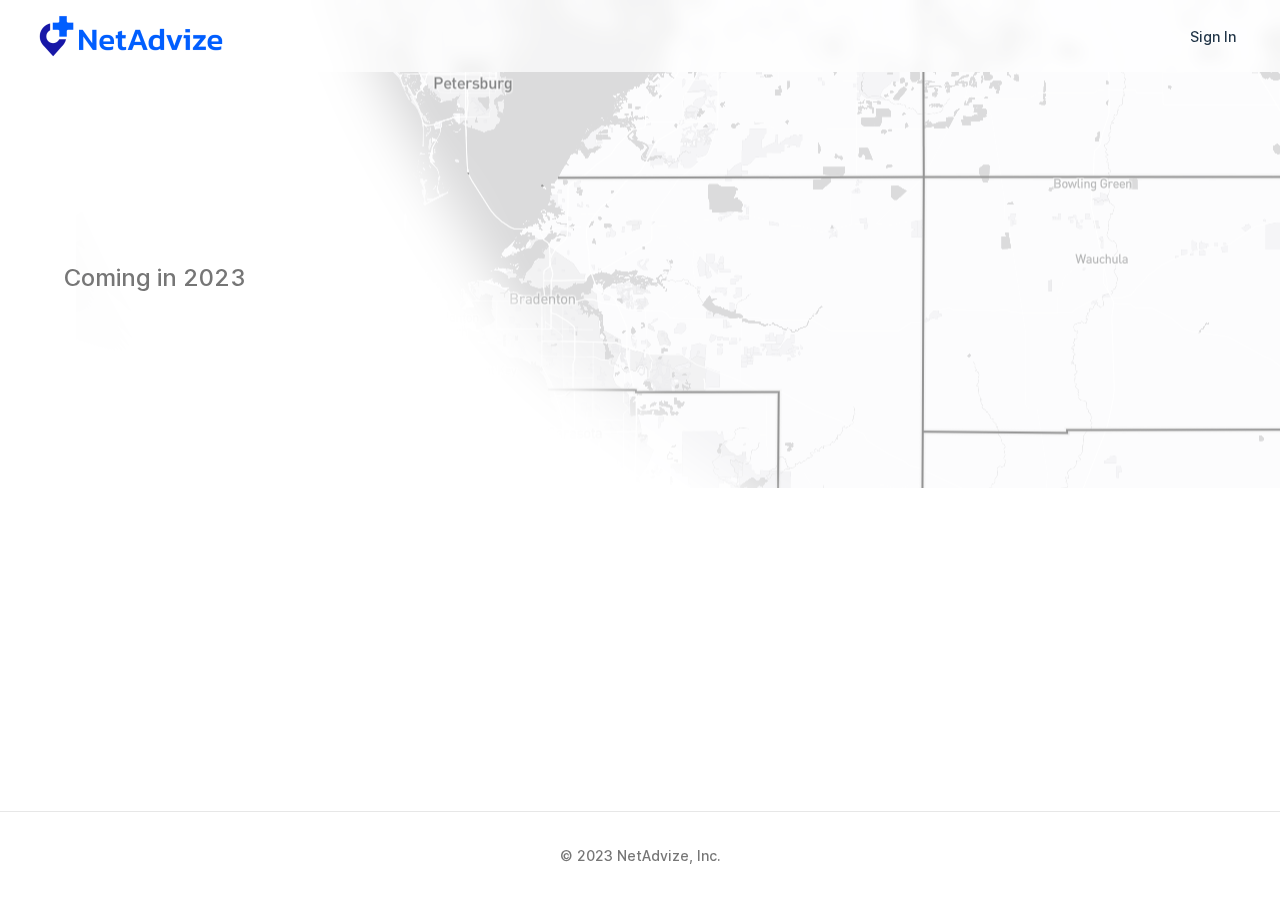
<file: index.html>
<!DOCTYPE html>
<html lang="en-US">
  <head>
    <meta charset="utf-8">
    <meta name="viewport" content="width=device-width,initial-scale=1">
    <title>NetAdvize | Optimize Your Provider Network</title>
    <meta name="description" content="NetAdvize">
    <link rel="stylesheet" href="/assets/style.af040c59.css">
    <link rel="modulepreload" href="/assets/app.b5513558.js">
    <link rel="modulepreload" href="/assets/index.md.f6c8b672.lean.js">
    
    
  </head>
  <body>
    <div id="app"><div class="Layout" data-v-f44a984a><!--[--><!--]--><!--[--><span tabindex="-1" data-v-151f2593></span><a href="#VPContent" class="VPSkipLink visually-hidden" data-v-151f2593> Skip to content </a><!--]--><!----><header class="VPNav no-sidebar" data-v-f44a984a data-v-a50780ff><div class="VPNavBar" data-v-a50780ff data-v-6f1d18b5><div class="container" data-v-6f1d18b5><div class="VPNavBarTitle" data-v-6f1d18b5 data-v-d5925166><a class="title" href="/" data-v-d5925166><!--[--><!--]--><!--[--><img class="VPImage logo" src="/images/logo.png" alt data-v-b7ac6bd3><!--]--><!----><!--[--><!--]--></a></div><div class="content" data-v-6f1d18b5><!--[--><!--]--><!----><nav aria-labelledby="main-nav-aria-label" class="VPNavBarMenu menu" data-v-6f1d18b5 data-v-f83db6ba><span id="main-nav-aria-label" class="visually-hidden" data-v-f83db6ba>Main Navigation</span><!--[--><!--[--><a class="VPLink link VPNavBarMenuLink" href="https://plans.netadvize.com" target="_blank" rel="noreferrer" data-v-f83db6ba data-v-47a2263e data-v-3c355974><!--[-->Sign In<!--]--><!----></a><!--]--><!--]--></nav><!----><!----><!----><!----><!--[--><!--]--><button type="button" class="VPNavBarHamburger hamburger" aria-label="mobile navigation" aria-expanded="false" aria-controls="VPNavScreen" data-v-6f1d18b5 data-v-e5dd9c1c><span class="container" data-v-e5dd9c1c><span class="top" data-v-e5dd9c1c></span><span class="middle" data-v-e5dd9c1c></span><span class="bottom" data-v-e5dd9c1c></span></span></button></div></div></div><!----></header><!----><!----><div class="VPContent is-home" id="VPContent" data-v-f44a984a data-v-d981fe29><div class="VPHome" data-v-d981fe29 data-v-1db23833><!--[--><!--]--><div class="VPHero VPHomeHero" data-v-1db23833 data-v-0a0d4301><div class="container" data-v-0a0d4301><div class="main" data-v-0a0d4301><h1 class="name" data-v-0a0d4301><span class="clip" data-v-0a0d4301> </span></h1><p class="text" data-v-0a0d4301> </p><p class="tagline" data-v-0a0d4301>Coming in 2023</p><!----></div><!----></div></div><!--[--><!--]--><!--[--><!--]--><!----><!--[--><!--]--><div style="position:relative;" data-v-1db23833><div></div></div></div></div><footer class="VPFooter" data-v-f44a984a data-v-9f24cc86><div class="container" data-v-9f24cc86><!----><p class="copyright" data-v-9f24cc86>© 2023 NetAdvize, Inc.</p></div></footer><!--[--><!--]--></div></div>
    <script>__VP_HASH_MAP__ = JSON.parse("{\"index.md\":\"f6c8b672\",\"landing.md\":\"5e39d2b6\"}")</script>
    <script type="module" async src="/assets/app.b5513558.js"></script>
    
  </body>
</html>
</file>
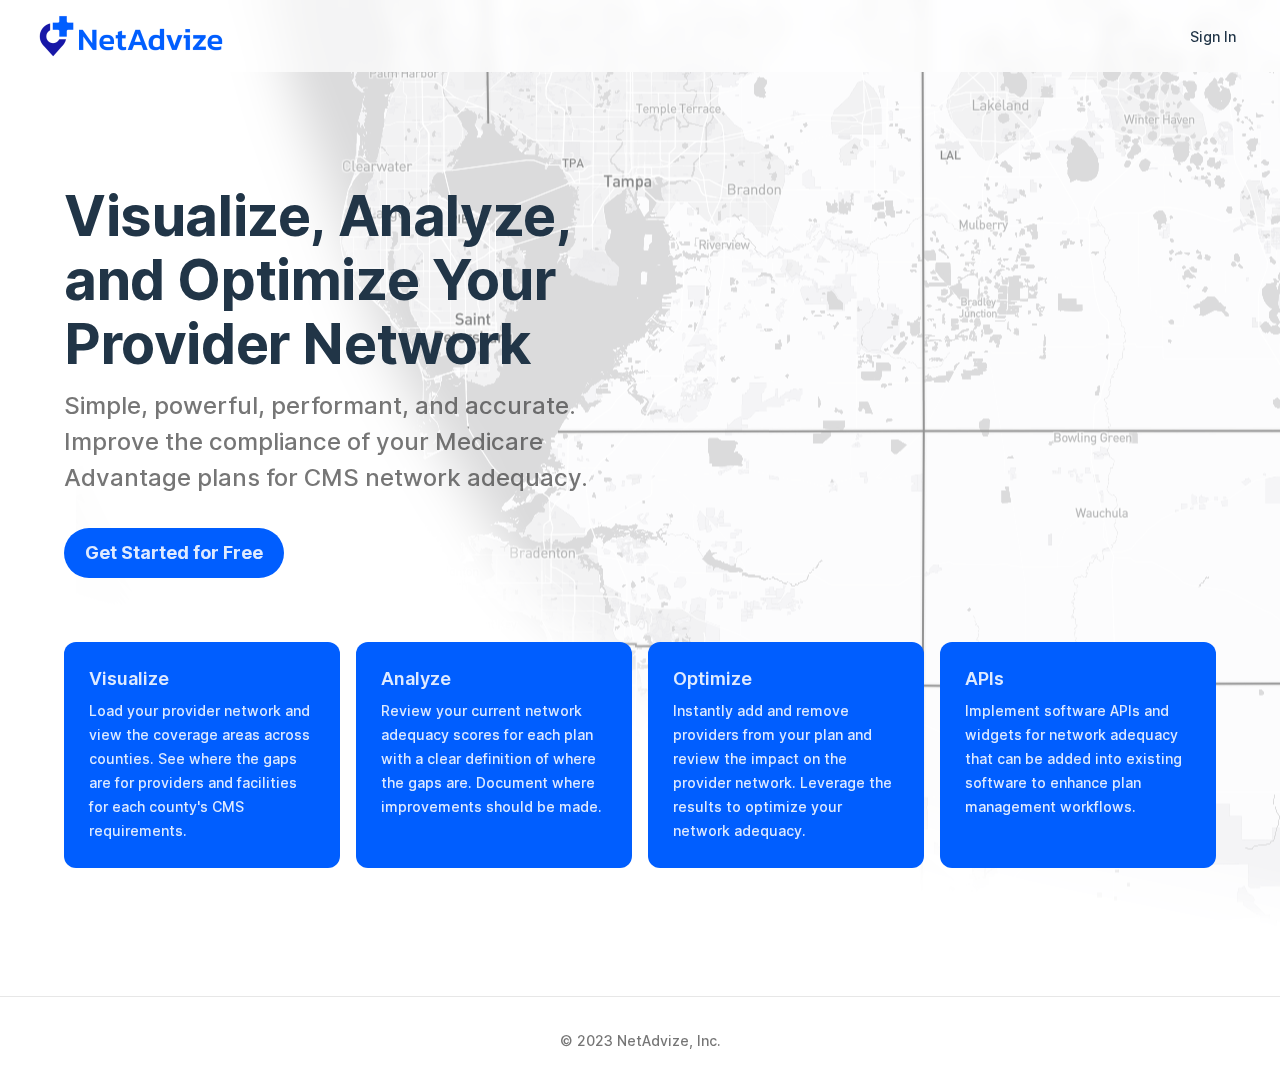
<file: landing.html>
<!DOCTYPE html>
<html lang="en-US">
  <head>
    <meta charset="utf-8">
    <meta name="viewport" content="width=device-width,initial-scale=1">
    <title>NetAdvize | Optimize Your Provider Network</title>
    <meta name="description" content="NetAdvize">
    <link rel="stylesheet" href="/assets/style.af040c59.css">
    <link rel="modulepreload" href="/assets/app.b5513558.js">
    <link rel="modulepreload" href="/assets/landing.md.5e39d2b6.lean.js">
    
    
  </head>
  <body>
    <div id="app"><div class="Layout" data-v-f44a984a><!--[--><!--]--><!--[--><span tabindex="-1" data-v-151f2593></span><a href="#VPContent" class="VPSkipLink visually-hidden" data-v-151f2593> Skip to content </a><!--]--><!----><header class="VPNav no-sidebar" data-v-f44a984a data-v-a50780ff><div class="VPNavBar" data-v-a50780ff data-v-6f1d18b5><div class="container" data-v-6f1d18b5><div class="VPNavBarTitle" data-v-6f1d18b5 data-v-d5925166><a class="title" href="/" data-v-d5925166><!--[--><!--]--><!--[--><img class="VPImage logo" src="/images/logo.png" alt data-v-b7ac6bd3><!--]--><!----><!--[--><!--]--></a></div><div class="content" data-v-6f1d18b5><!--[--><!--]--><!----><nav aria-labelledby="main-nav-aria-label" class="VPNavBarMenu menu" data-v-6f1d18b5 data-v-f83db6ba><span id="main-nav-aria-label" class="visually-hidden" data-v-f83db6ba>Main Navigation</span><!--[--><!--[--><a class="VPLink link VPNavBarMenuLink" href="https://plans.netadvize.com" target="_blank" rel="noreferrer" data-v-f83db6ba data-v-47a2263e data-v-3c355974><!--[-->Sign In<!--]--><!----></a><!--]--><!--]--></nav><!----><!----><!----><!----><!--[--><!--]--><button type="button" class="VPNavBarHamburger hamburger" aria-label="mobile navigation" aria-expanded="false" aria-controls="VPNavScreen" data-v-6f1d18b5 data-v-e5dd9c1c><span class="container" data-v-e5dd9c1c><span class="top" data-v-e5dd9c1c></span><span class="middle" data-v-e5dd9c1c></span><span class="bottom" data-v-e5dd9c1c></span></span></button></div></div></div><!----></header><!----><!----><div class="VPContent is-home" id="VPContent" data-v-f44a984a data-v-d981fe29><div class="VPHome" data-v-d981fe29 data-v-1db23833><!--[--><!--]--><div class="VPHero VPHomeHero" data-v-1db23833 data-v-0a0d4301><div class="container" data-v-0a0d4301><div class="main" data-v-0a0d4301><h1 class="name" data-v-0a0d4301><span class="clip" data-v-0a0d4301> </span></h1><p class="text" data-v-0a0d4301>Visualize, Analyze, and Optimize Your Provider Network</p><p class="tagline" data-v-0a0d4301>Simple, powerful, performant, and accurate. Improve the compliance of your Medicare Advantage plans for CMS network adequacy.</p><div class="actions" data-v-0a0d4301><!--[--><div class="action" data-v-0a0d4301><a class="VPButton medium brand" href="https://plans.netadvize.com/register" target="_blank" rel="noreferrer" data-v-0a0d4301 data-v-53dbb8eb>Get Started for Free</a></div><!--]--></div></div><!----></div></div><!--[--><!--]--><!--[--><!--]--><div class="VPFeatures VPHomeFeatures" data-v-1db23833 data-v-69662dc1><div class="container" data-v-69662dc1><div class="items" data-v-69662dc1><!--[--><div class="grid-4 item" data-v-69662dc1><span class="VPLink VPFeature" data-v-69662dc1 data-v-b8147458 data-v-3c355974><!--[--><article class="box" data-v-b8147458><!----><h2 class="title" data-v-b8147458>Visualize</h2><p class="details" data-v-b8147458>Load your provider network and view the coverage areas across counties. See where the gaps are for providers and facilities for each county&#39;s CMS requirements.</p><!----></article><!--]--><!----></span></div><div class="grid-4 item" data-v-69662dc1><span class="VPLink VPFeature" data-v-69662dc1 data-v-b8147458 data-v-3c355974><!--[--><article class="box" data-v-b8147458><!----><h2 class="title" data-v-b8147458>Analyze</h2><p class="details" data-v-b8147458>Review your current network adequacy scores for each plan with a clear definition of where the gaps are. Document where improvements should be made.</p><!----></article><!--]--><!----></span></div><div class="grid-4 item" data-v-69662dc1><span class="VPLink VPFeature" data-v-69662dc1 data-v-b8147458 data-v-3c355974><!--[--><article class="box" data-v-b8147458><!----><h2 class="title" data-v-b8147458>Optimize</h2><p class="details" data-v-b8147458>Instantly add and remove providers from your plan and review the impact on the provider network. Leverage the results to optimize your network adequacy.</p><!----></article><!--]--><!----></span></div><div class="grid-4 item" data-v-69662dc1><span class="VPLink VPFeature" data-v-69662dc1 data-v-b8147458 data-v-3c355974><!--[--><article class="box" data-v-b8147458><!----><h2 class="title" data-v-b8147458>APIs</h2><p class="details" data-v-b8147458>Implement software APIs and widgets for network adequacy that can be added into existing software to enhance plan management workflows.</p><!----></article><!--]--><!----></span></div><!--]--></div></div></div><!--[--><!--]--><div style="position:relative;" data-v-1db23833><div></div></div></div></div><footer class="VPFooter" data-v-f44a984a data-v-9f24cc86><div class="container" data-v-9f24cc86><!----><p class="copyright" data-v-9f24cc86>© 2023 NetAdvize, Inc.</p></div></footer><!--[--><!--]--></div></div>
    <script>__VP_HASH_MAP__ = JSON.parse("{\"index.md\":\"f6c8b672\",\"landing.md\":\"5e39d2b6\"}")</script>
    <script type="module" async src="/assets/app.b5513558.js"></script>
    
  </body>
</html>
</file>
<file: assets/style.af040c59.css>
@font-face{font-family:Inter var;font-weight:100 900;font-display:swap;font-style:normal;font-named-instance:"Regular";src:url(/assets/inter-roman-cyrillic.5f2c6c8c.woff2) format("woff2");unicode-range:U+0301,U+0400-045F,U+0490-0491,U+04B0-04B1,U+2116}@font-face{font-family:Inter var;font-weight:100 900;font-display:swap;font-style:normal;font-named-instance:"Regular";src:url(/assets/inter-roman-cyrillic-ext.e75737ce.woff2) format("woff2");unicode-range:U+0460-052F,U+1C80-1C88,U+20B4,U+2DE0-2DFF,U+A640-A69F,U+FE2E-FE2F}@font-face{font-family:Inter var;font-weight:100 900;font-display:swap;font-style:normal;font-named-instance:"Regular";src:url(/assets/inter-roman-greek.d5a6d92a.woff2) format("woff2");unicode-range:U+0370-03FF}@font-face{font-family:Inter var;font-weight:100 900;font-display:swap;font-style:normal;font-named-instance:"Regular";src:url(/assets/inter-roman-greek-ext.ab0619bc.woff2) format("woff2");unicode-range:U+1F00-1FFF}@font-face{font-family:Inter var;font-weight:100 900;font-display:swap;font-style:normal;font-named-instance:"Regular";src:url(/assets/inter-roman-latin.2ed14f66.woff2) format("woff2");unicode-range:U+0000-00FF,U+0131,U+0152-0153,U+02BB-02BC,U+02C6,U+02DA,U+02DC,U+2000-206F,U+2074,U+20AC,U+2122,U+2191,U+2193,U+2212,U+2215,U+FEFF,U+FFFD}@font-face{font-family:Inter var;font-weight:100 900;font-display:swap;font-style:normal;font-named-instance:"Regular";src:url(/assets/inter-roman-latin-ext.0030eebd.woff2) format("woff2");unicode-range:U+0100-024F,U+0259,U+1E00-1EFF,U+2020,U+20A0-20AB,U+20AD-20CF,U+2113,U+2C60-2C7F,U+A720-A7FF}@font-face{font-family:Inter var;font-weight:100 900;font-display:swap;font-style:normal;font-named-instance:"Regular";src:url(/assets/inter-roman-vietnamese.14ce25a6.woff2) format("woff2");unicode-range:U+0102-0103,U+0110-0111,U+0128-0129,U+0168-0169,U+01A0-01A1,U+01AF-01B0,U+1EA0-1EF9,U+20AB}@font-face{font-family:Inter var;font-weight:100 900;font-display:swap;font-style:italic;font-named-instance:"Italic";src:url(/assets/inter-italic-cyrillic.ea42a392.woff2) format("woff2");unicode-range:U+0301,U+0400-045F,U+0490-0491,U+04B0-04B1,U+2116}@font-face{font-family:Inter var;font-weight:100 900;font-display:swap;font-style:italic;font-named-instance:"Italic";src:url(/assets/inter-italic-cyrillic-ext.33bd5a8e.woff2) format("woff2");unicode-range:U+0460-052F,U+1C80-1C88,U+20B4,U+2DE0-2DFF,U+A640-A69F,U+FE2E-FE2F}@font-face{font-family:Inter var;font-weight:100 900;font-display:swap;font-style:italic;font-named-instance:"Italic";src:url(/assets/inter-italic-greek.8f4463c4.woff2) format("woff2");unicode-range:U+0370-03FF}@font-face{font-family:Inter var;font-weight:100 900;font-display:swap;font-style:italic;font-named-instance:"Italic";src:url(/assets/inter-italic-greek-ext.4fbe9427.woff2) format("woff2");unicode-range:U+1F00-1FFF}@font-face{font-family:Inter var;font-weight:100 900;font-display:swap;font-style:italic;font-named-instance:"Italic";src:url(/assets/inter-italic-latin.bd3b6f56.woff2) format("woff2");unicode-range:U+0000-00FF,U+0131,U+0152-0153,U+02BB-02BC,U+02C6,U+02DA,U+02DC,U+2000-206F,U+2074,U+20AC,U+2122,U+2191,U+2193,U+2212,U+2215,U+FEFF,U+FFFD}@font-face{font-family:Inter var;font-weight:100 900;font-display:swap;font-style:italic;font-named-instance:"Italic";src:url(/assets/inter-italic-latin-ext.bd8920cc.woff2) format("woff2");unicode-range:U+0100-024F,U+0259,U+1E00-1EFF,U+2020,U+20A0-20AB,U+20AD-20CF,U+2113,U+2C60-2C7F,U+A720-A7FF}@font-face{font-family:Inter var;font-weight:100 900;font-display:swap;font-style:italic;font-named-instance:"Italic";src:url(/assets/inter-italic-vietnamese.6ce511fb.woff2) format("woff2");unicode-range:U+0102-0103,U+0110-0111,U+0128-0129,U+0168-0169,U+01A0-01A1,U+01AF-01B0,U+1EA0-1EF9,U+20AB}@font-face{font-family:Inter var experimental;font-weight:100 900;font-display:swap;font-style:oblique 0deg 10deg;src:url(/assets/inter-cyrillic.f8750142.woff2) format("woff2");unicode-range:U+0301,U+0400-045F,U+0490-0491,U+04B0-04B1,U+2116}@font-face{font-family:Inter var experimental;font-weight:100 900;font-display:swap;font-style:oblique 0deg 10deg;src:url(/assets/inter-cyrillic-ext.0877b0d9.woff2) format("woff2");unicode-range:U+0460-052F,U+1C80-1C88,U+20B4,U+2DE0-2DFF,U+A640-A69F,U+FE2E-FE2F}@font-face{font-family:Inter var experimental;font-weight:100 900;font-display:swap;font-style:oblique 0deg 10deg;src:url(/assets/inter-greek.117e1956.woff2) format("woff2");unicode-range:U+0370-03FF}@font-face{font-family:Inter var experimental;font-weight:100 900;font-display:swap;font-style:oblique 0deg 10deg;src:url(/assets/inter-greek-ext.3e6f6728.woff2) format("woff2");unicode-range:U+1F00-1FFF}@font-face{font-family:Inter var experimental;font-weight:100 900;font-display:swap;font-style:oblique 0deg 10deg;src:url(/assets/inter-latin.4fe6132f.woff2) format("woff2");unicode-range:U+0000-00FF,U+0131,U+0152-0153,U+02BB-02BC,U+02C6,U+02DA,U+02DC,U+2000-206F,U+2074,U+20AC,U+2122,U+2191,U+2193,U+2212,U+2215,U+FEFF,U+FFFD}@font-face{font-family:Inter var experimental;font-weight:100 900;font-display:swap;font-style:oblique 0deg 10deg;src:url(/assets/inter-latin-ext.7cc429bc.woff2) format("woff2");unicode-range:U+0100-024F,U+0259,U+1E00-1EFF,U+2020,U+20A0-20AB,U+20AD-20CF,U+2113,U+2C60-2C7F,U+A720-A7FF}@font-face{font-family:Inter var experimental;font-weight:100 900;font-display:swap;font-style:oblique 0deg 10deg;src:url(/assets/inter-vietnamese.2c644a25.woff2) format("woff2");unicode-range:U+0102-0103,U+0110-0111,U+0128-0129,U+0168-0169,U+01A0-01A1,U+01AF-01B0,U+1EA0-1EF9,U+20AB}:root{--vp-c-white: #ffffff;--vp-c-white-soft: #f9f9f9;--vp-c-white-mute: #f1f1f1;--vp-c-black: #1a1a1a;--vp-c-black-pure: #000000;--vp-c-black-soft: #242424;--vp-c-black-mute: #2f2f2f;--vp-c-gray: #8e8e8e;--vp-c-gray-light-1: #aeaeae;--vp-c-gray-light-2: #c7c7c7;--vp-c-gray-light-3: #d1d1d1;--vp-c-gray-light-4: #e5e5e5;--vp-c-gray-light-5: #f2f2f2;--vp-c-gray-dark-1: #636363;--vp-c-gray-dark-2: #484848;--vp-c-gray-dark-3: #3a3a3a;--vp-c-gray-dark-4: #282828;--vp-c-gray-dark-5: #202020;--vp-c-divider-light-1: rgba(60, 60, 60, .29);--vp-c-divider-light-2: rgba(60, 60, 60, .12);--vp-c-divider-dark-1: rgba(84, 84, 84, .65);--vp-c-divider-dark-2: rgba(84, 84, 84, .48);--vp-c-text-light-1: var(--vp-c-indigo);--vp-c-text-light-2: rgba(60, 60, 60, .7);--vp-c-text-light-3: rgba(60, 60, 60, .33);--vp-c-text-light-4: rgba(60, 60, 60, .18);--vp-c-text-dark-1: rgba(255, 255, 255, .87);--vp-c-text-dark-2: rgba(235, 235, 235, .6);--vp-c-text-dark-3: rgba(235, 235, 235, .38);--vp-c-text-dark-4: rgba(235, 235, 235, .18);--vp-c-indigo: #213547;--vp-c-indigo-soft: #476582;--vp-c-indigo-light: #aac8e4;--vp-c-indigo-lighter: #c9def1;--vp-c-indigo-dark: #1d2f3f;--vp-c-indigo-darker: #14212e;--vp-c-green: #42b883;--vp-c-green-light: #42d392;--vp-c-green-lighter: #35eb9a;--vp-c-green-dark: #33a06f;--vp-c-green-darker: #155f3e;--vp-c-green-dimm-1: rgba(66, 184, 131, .5);--vp-c-green-dimm-2: rgba(66, 184, 131, .25);--vp-c-green-dimm-3: rgba(66, 184, 131, .05);--vp-c-yellow: #ffc517;--vp-c-yellow-light: #fcd253;--vp-c-yellow-lighter: #fcfc7c;--vp-c-yellow-dark: #e0ad15;--vp-c-yellow-darker: #ad850e;--vp-c-yellow-dimm-1: rgba(255, 197, 23, .5);--vp-c-yellow-dimm-2: rgba(255, 197, 23, .25);--vp-c-yellow-dimm-3: rgba(255, 197, 23, .05);--vp-c-red: #ed3c50;--vp-c-red-light: #f54e82;--vp-c-red-lighter: #fd1d7c;--vp-c-red-dark: #cd2d3f;--vp-c-red-darker: #ab2131;--vp-c-red-dimm-1: rgba(237, 60, 80, .5);--vp-c-red-dimm-2: rgba(237, 60, 80, .25);--vp-c-red-dimm-3: rgba(237, 60, 80, .05)}:root{--vp-c-bg: var(--vp-c-white);--vp-c-bg-soft: var(--vp-c-white-soft);--vp-c-bg-mute: var(--vp-c-white-mute);--vp-c-bg-alt: var(--vp-c-white-soft);--vp-c-divider: var(--vp-c-divider-light-1);--vp-c-divider-light: var(--vp-c-divider-light-2);--vp-c-divider-inverse: var(--vp-c-divider-dark-1);--vp-c-divider-inverse-light: var(--vp-c-divider-dark-2);--vp-c-text-1: var(--vp-c-text-light-1);--vp-c-text-2: var(--vp-c-text-light-2);--vp-c-text-3: var(--vp-c-text-light-3);--vp-c-text-4: var(--vp-c-text-light-4);--vp-c-text-inverse-1: var(--vp-c-text-dark-1);--vp-c-text-inverse-2: var(--vp-c-text-dark-2);--vp-c-text-inverse-3: var(--vp-c-text-dark-3);--vp-c-text-inverse-4: var(--vp-c-text-dark-4);--vp-c-text-code: var(--vp-c-indigo-soft);--vp-c-brand: var(--vp-c-green);--vp-c-brand-light: var(--vp-c-green-light);--vp-c-brand-lighter: var(--vp-c-green-lighter);--vp-c-brand-dark: var(--vp-c-green-dark);--vp-c-brand-darker: var(--vp-c-green-darker);--vp-c-sponsor: #fd1d7c}.dark{--vp-c-bg: var(--vp-c-black-soft);--vp-c-bg-soft: var(--vp-c-black-mute);--vp-c-bg-mute: var(--vp-c-gray-dark-3);--vp-c-bg-alt: var(--vp-c-black);--vp-c-divider: var(--vp-c-divider-dark-1);--vp-c-divider-light: var(--vp-c-divider-dark-2);--vp-c-divider-inverse: var(--vp-c-divider-light-1);--vp-c-divider-inverse-light: var(--vp-c-divider-light-2);--vp-c-text-1: var(--vp-c-text-dark-1);--vp-c-text-2: var(--vp-c-text-dark-2);--vp-c-text-3: var(--vp-c-text-dark-3);--vp-c-text-4: var(--vp-c-text-dark-4);--vp-c-text-inverse-1: var(--vp-c-text-light-1);--vp-c-text-inverse-2: var(--vp-c-text-light-2);--vp-c-text-inverse-3: var(--vp-c-text-light-3);--vp-c-text-inverse-4: var(--vp-c-text-light-4);--vp-c-text-code: var(--vp-c-indigo-lighter)}:root{--vp-font-family-base: "Inter var experimental", "Inter var", "Inter", ui-sans-serif, system-ui, -apple-system, BlinkMacSystemFont, "Segoe UI", Roboto, "Helvetica Neue", Helvetica, Arial, "Noto Sans", sans-serif, "Apple Color Emoji", "Segoe UI Emoji", "Segoe UI Symbol", "Noto Color Emoji";--vp-font-family-mono: ui-monospace, SFMono-Regular, "SF Mono", Menlo, Monaco, Consolas, "Liberation Mono", "Courier New", monospace}:root{--vp-shadow-1: 0 1px 2px rgba(0, 0, 0, .04), 0 1px 2px rgba(0, 0, 0, .06);--vp-shadow-2: 0 3px 12px rgba(0, 0, 0, .07), 0 1px 4px rgba(0, 0, 0, .07);--vp-shadow-3: 0 12px 32px rgba(0, 0, 0, .1), 0 2px 6px rgba(0, 0, 0, .08);--vp-shadow-4: 0 14px 44px rgba(0, 0, 0, .12), 0 3px 9px rgba(0, 0, 0, .12);--vp-shadow-5: 0 18px 56px rgba(0, 0, 0, .16), 0 4px 12px rgba(0, 0, 0, .16)}:root{--vp-z-index-local-nav: 10;--vp-z-index-nav: 20;--vp-z-index-layout-top: 30;--vp-z-index-backdrop: 40;--vp-z-index-sidebar: 50;--vp-z-index-footer: 60}:root{--vp-icon-copy: url("data:image/svg+xml,%3Csvg xmlns='http://www.w3.org/2000/svg' fill='none' height='20' width='20' stroke='rgba(128,128,128,1)' stroke-width='2' viewBox='0 0 24 24'%3E%3Cpath stroke-linecap='round' stroke-linejoin='round' d='M9 5H7a2 2 0 0 0-2 2v12a2 2 0 0 0 2 2h10a2 2 0 0 0 2-2V7a2 2 0 0 0-2-2h-2M9 5a2 2 0 0 0 2 2h2a2 2 0 0 0 2-2M9 5a2 2 0 0 1 2-2h2a2 2 0 0 1 2 2'/%3E%3C/svg%3E");--vp-icon-copied: url("data:image/svg+xml,%3Csvg xmlns='http://www.w3.org/2000/svg' fill='none' height='20' width='20' stroke='rgba(128,128,128,1)' stroke-width='2' viewBox='0 0 24 24'%3E%3Cpath stroke-linecap='round' stroke-linejoin='round' d='M9 5H7a2 2 0 0 0-2 2v12a2 2 0 0 0 2 2h10a2 2 0 0 0 2-2V7a2 2 0 0 0-2-2h-2M9 5a2 2 0 0 0 2 2h2a2 2 0 0 0 2-2M9 5a2 2 0 0 1 2-2h2a2 2 0 0 1 2 2m-6 9 2 2 4-4'/%3E%3C/svg%3E")}:root{--vp-layout-max-width: 1440px}:root{--vp-code-line-height: 1.7;--vp-code-font-size: .875em;--vp-code-block-color: var(--vp-c-text-dark-1);--vp-code-block-bg: #292d3e;--vp-code-line-highlight-color: rgba(0, 0, 0, .5);--vp-code-line-number-color: var(--vp-c-text-dark-3);--vp-code-line-diff-add-color: rgba(125, 191, 123, .1);--vp-code-line-diff-add-symbol-color: rgba(125, 191, 123, .5);--vp-code-line-diff-remove-color: rgba(255, 128, 128, .05);--vp-code-line-diff-remove-symbol-color: rgba(255, 128, 128, .5);--vp-code-line-error-color: var(--vp-c-red-dimm-2);--vp-code-line-warning-color: var(--vp-c-yellow-dimm-2);--vp-code-copy-code-hover-bg: rgba(255, 255, 255, .05);--vp-code-copy-code-active-text: var(--vp-c-text-dark-2)}.dark{--vp-code-block-bg: var(--vp-c-bg-alt)}:root{--vp-button-brand-border: var(--vp-c-brand-light);--vp-button-brand-text: var(--vp-c-text-dark-1);--vp-button-brand-bg: var(--vp-c-brand);--vp-button-brand-hover-border: var(--vp-c-brand-light);--vp-button-brand-hover-text: var(--vp-c-text-dark-1);--vp-button-brand-hover-bg: var(--vp-c-brand-light);--vp-button-brand-active-border: var(--vp-c-brand-light);--vp-button-brand-active-text: var(--vp-c-text-dark-1);--vp-button-brand-active-bg: var(--vp-button-brand-bg);--vp-button-alt-border: var(--vp-c-gray-light-3);--vp-button-alt-text: var(--vp-c-text-light-1);--vp-button-alt-bg: var(--vp-c-gray-light-5);--vp-button-alt-hover-border: var(--vp-c-gray-light-3);--vp-button-alt-hover-text: var(--vp-c-text-light-1);--vp-button-alt-hover-bg: var(--vp-c-gray-light-4);--vp-button-alt-active-border: var(--vp-c-gray-light-3);--vp-button-alt-active-text: var(--vp-c-text-light-1);--vp-button-alt-active-bg: var(--vp-c-gray-light-3);--vp-button-sponsor-border: var(--vp-c-gray-light-3);--vp-button-sponsor-text: var(--vp-c-text-light-2);--vp-button-sponsor-bg: transparent;--vp-button-sponsor-hover-border: var(--vp-c-sponsor);--vp-button-sponsor-hover-text: var(--vp-c-sponsor);--vp-button-sponsor-hover-bg: transparent;--vp-button-sponsor-active-border: var(--vp-c-sponsor);--vp-button-sponsor-active-text: var(--vp-c-sponsor);--vp-button-sponsor-active-bg: transparent}.dark{--vp-button-brand-border: var(--vp-c-brand-light);--vp-button-brand-text: var(--vp-c-text-dark-1);--vp-button-brand-bg: var(--vp-c-brand-dark);--vp-button-brand-hover-border: var(--vp-c-brand-lighter);--vp-button-brand-hover-text: var(--vp-c-text-dark-1);--vp-button-brand-hover-bg: var(--vp-c-brand);--vp-button-brand-active-border: var(--vp-c-brand-lighter);--vp-button-brand-active-text: var(--vp-c-text-dark-1);--vp-button-brand-active-bg: var(--vp-button-brand-bg);--vp-button-alt-border: var(--vp-c-gray-dark-2);--vp-button-alt-text: var(--vp-c-text-dark-1);--vp-button-alt-bg: var(--vp-c-bg-mute);--vp-button-alt-hover-border: var(--vp-c-gray-dark-2);--vp-button-alt-hover-text: var(--vp-c-text-dark-1);--vp-button-alt-hover-bg: var(--vp-c-gray-dark-2);--vp-button-alt-active-border: var(--vp-c-gray-dark-2);--vp-button-alt-active-text: var(--vp-c-text-dark-1);--vp-button-alt-active-bg: var(--vp-button-alt-bg);--vp-button-sponsor-border: var(--vp-c-gray-dark-1);--vp-button-sponsor-text: var(--vp-c-text-dark-2)}:root{--vp-custom-block-code-font-size: 13px;--vp-custom-block-info-border: var(--vp-c-divider-light);--vp-custom-block-info-text: var(--vp-c-text-2);--vp-custom-block-info-bg: var(--vp-c-white-soft);--vp-custom-block-info-code-bg: var(--vp-c-gray-light-4);--vp-custom-block-tip-border: var(--vp-c-green-dimm-1);--vp-custom-block-tip-text: var(--vp-c-green-darker);--vp-custom-block-tip-bg: var(--vp-c-green-dimm-3);--vp-custom-block-tip-code-bg: var(--vp-custom-block-tip-bg);--vp-custom-block-warning-border: var(--vp-c-yellow-dimm-1);--vp-custom-block-warning-text: var(--vp-c-yellow-darker);--vp-custom-block-warning-bg: var(--vp-c-yellow-dimm-3);--vp-custom-block-warning-code-bg: var(--vp-custom-block-warning-bg);--vp-custom-block-danger-border: var(--vp-c-red-dimm-1);--vp-custom-block-danger-text: var(--vp-c-red-darker);--vp-custom-block-danger-bg: var(--vp-c-red-dimm-3);--vp-custom-block-danger-code-bg: var(--vp-custom-block-danger-bg);--vp-custom-block-details-border: var(--vp-custom-block-info-border);--vp-custom-block-details-text: var(--vp-custom-block-info-text);--vp-custom-block-details-bg: var(--vp-custom-block-info-bg);--vp-custom-block-details-code-bg: var(--vp-custom-block-details-bg)}.dark{--vp-custom-block-info-border: var(--vp-c-divider-light);--vp-custom-block-info-bg: var(--vp-c-black-mute);--vp-custom-block-info-code-bg: var(--vp-c-gray-dark-4);--vp-custom-block-tip-border: var(--vp-c-green-dimm-2);--vp-custom-block-tip-text: var(--vp-c-green-light);--vp-custom-block-warning-border: var(--vp-c-yellow-dimm-2);--vp-custom-block-warning-text: var(--vp-c-yellow-light);--vp-custom-block-danger-border: var(--vp-c-red-dimm-2);--vp-custom-block-danger-text: var(--vp-c-red-light)}:root{--vp-nav-height: var(--vp-nav-height-mobile);--vp-nav-height-mobile: 56px;--vp-nav-height-desktop: 72px}@media (min-width: 960px){:root{--vp-nav-height: var(--vp-nav-height-desktop)}}:root{--vp-sidebar-width: 272px}:root{--vp-home-hero-name-color: var(--vp-c-brand);--vp-home-hero-name-background: transparent;--vp-home-hero-image-background-image: none;--vp-home-hero-image-filter: none}:root{--vp-badge-info-border: var(--vp-c-divider-light);--vp-badge-info-text: var(--vp-c-text-2);--vp-badge-info-bg: var(--vp-c-white-soft);--vp-badge-tip-border: var(--vp-c-green-dimm-1);--vp-badge-tip-text: var(--vp-c-green-darker);--vp-badge-tip-bg: var(--vp-c-green-dimm-3);--vp-badge-warning-border: var(--vp-c-yellow-dimm-1);--vp-badge-warning-text: var(--vp-c-yellow-darker);--vp-badge-warning-bg: var(--vp-c-yellow-dimm-3);--vp-badge-danger-border: var(--vp-c-red-dimm-1);--vp-badge-danger-text: var(--vp-c-red-darker);--vp-badge-danger-bg: var(--vp-c-red-dimm-3)}.dark{--vp-badge-info-border: var(--vp-c-divider-light);--vp-badge-info-bg: var(--vp-c-black-mute);--vp-badge-tip-border: var(--vp-c-green-dimm-2);--vp-badge-tip-text: var(--vp-c-green-light);--vp-badge-warning-border: var(--vp-c-yellow-dimm-2);--vp-badge-warning-text: var(--vp-c-yellow-light);--vp-badge-danger-border: var(--vp-c-red-dimm-2);--vp-badge-danger-text: var(--vp-c-red-light)}*,:before,:after{box-sizing:border-box}html{line-height:1.4;font-size:16px;-webkit-text-size-adjust:100%}html.dark{color-scheme:dark}body{margin:0;width:100%;min-width:320px;min-height:100vh;line-height:24px;font-family:var(--vp-font-family-base);font-size:16px;font-weight:400;color:var(--vp-c-text-1);background-color:var(--vp-c-bg);direction:ltr;font-synthesis:none;text-rendering:optimizeLegibility;-webkit-font-smoothing:antialiased;-moz-osx-font-smoothing:grayscale}main{display:block}h1,h2,h3,h4,h5,h6{margin:0;line-height:24px;font-size:16px;font-weight:400}p{margin:0}strong,b{font-weight:600}a,area,button,[role=button],input,label,select,summary,textarea{touch-action:manipulation}a{color:inherit;text-decoration:inherit}ol,ul{list-style:none;margin:0;padding:0}blockquote{margin:0}pre,code,kbd,samp{font-family:var(--vp-font-family-mono)}img,svg,video,canvas,audio,iframe,embed,object{display:block}figure{margin:0}img,video{max-width:100%;height:auto}button,input,optgroup,select,textarea{border:0;padding:0;line-height:inherit;color:inherit}button{padding:0;font-family:inherit;background-color:transparent;background-image:none}button:enabled,[role=button]:enabled{cursor:pointer}button:focus,button:focus-visible{outline:1px dotted;outline:4px auto -webkit-focus-ring-color}button:focus:not(:focus-visible){outline:none!important}input:focus,textarea:focus,select:focus{outline:none}table{border-collapse:collapse}input{background-color:transparent}input:-ms-input-placeholder,textarea:-ms-input-placeholder{color:var(--vp-c-text-3)}input::-ms-input-placeholder,textarea::-ms-input-placeholder{color:var(--vp-c-text-3)}input::placeholder,textarea::placeholder{color:var(--vp-c-text-3)}input::-webkit-outer-spin-button,input::-webkit-inner-spin-button{-webkit-appearance:none;margin:0}input[type=number]{-moz-appearance:textfield}textarea{resize:vertical}select{-webkit-appearance:none}fieldset{margin:0;padding:0}h1,h2,h3,h4,h5,h6,p{overflow-wrap:break-word}vite-error-overlay{z-index:9999}.visually-hidden{position:absolute;width:1px;height:1px;white-space:nowrap;clip:rect(0 0 0 0);clip-path:inset(50%);overflow:hidden}.custom-block{border:1px solid transparent;border-radius:8px;padding:16px 16px 8px;line-height:24px;font-size:14px;color:var(--vp-c-text-2)}.custom-block.info{border-color:var(--vp-custom-block-info-border);color:var(--vp-custom-block-info-text);background-color:var(--vp-custom-block-info-bg)}.custom-block.info code{background-color:var(--vp-custom-block-info-code-bg)}.custom-block.tip{border-color:var(--vp-custom-block-tip-border);color:var(--vp-custom-block-tip-text);background-color:var(--vp-custom-block-tip-bg)}.custom-block.tip code{background-color:var(--vp-custom-block-tip-code-bg)}.custom-block.warning{border-color:var(--vp-custom-block-warning-border);color:var(--vp-custom-block-warning-text);background-color:var(--vp-custom-block-warning-bg)}.custom-block.warning code{background-color:var(--vp-custom-block-warning-code-bg)}.custom-block.danger{border-color:var(--vp-custom-block-danger-border);color:var(--vp-custom-block-danger-text);background-color:var(--vp-custom-block-danger-bg)}.custom-block.danger code{background-color:var(--vp-custom-block-danger-code-bg)}.custom-block.details{border-color:var(--vp-custom-block-details-border);color:var(--vp-custom-block-details-text);background-color:var(--vp-custom-block-details-bg)}.custom-block.details code{background-color:var(--vp-custom-block-details-code-bg)}.custom-block-title{font-weight:700}.custom-block p+p{margin:8px 0}.custom-block.details summary{margin:0 0 8px;font-weight:700}.custom-block.details summary+p{margin:8px 0}.custom-block a{color:inherit;font-weight:600;text-decoration:underline;transition:opacity .25s}.custom-block a:hover{opacity:.6}.custom-block code{font-size:var(--vp-custom-block-code-font-size)}.dark .vp-code-light{display:none}html:not(.dark) .vp-code-dark{display:none}.vp-doc h1,.vp-doc h2,.vp-doc h3,.vp-doc h4,.vp-doc h5,.vp-doc h6{position:relative;font-weight:600;outline:none}.vp-doc h1{letter-spacing:-.02em;line-height:40px;font-size:28px}.vp-doc h2{margin:48px 0 16px;border-top:1px solid var(--vp-c-divider-light);padding-top:24px;letter-spacing:-.02em;line-height:32px;font-size:24px}.vp-doc h3{margin:32px 0 0;letter-spacing:-.01em;line-height:28px;font-size:20px}.vp-doc .header-anchor{float:left;margin-left:-.87em;padding-right:.23em;font-weight:500;opacity:0;transition:color .25s,opacity .25s}.vp-doc h1:hover .header-anchor,.vp-doc h1 .header-anchor:focus,.vp-doc h2:hover .header-anchor,.vp-doc h2 .header-anchor:focus,.vp-doc h3:hover .header-anchor,.vp-doc h3 .header-anchor:focus,.vp-doc h4:hover .header-anchor,.vp-doc h4 .header-anchor:focus,.vp-doc h5:hover .header-anchor,.vp-doc h5 .header-anchor:focus,.vp-doc h6:hover .header-anchor,.vp-doc h6 .header-anchor:focus{opacity:1}@media (min-width: 768px){.vp-doc h1{letter-spacing:-.02em;line-height:40px;font-size:32px}}.vp-doc p,.vp-doc summary{margin:16px 0}.vp-doc p{line-height:28px}.vp-doc blockquote{margin:16px 0;border-left:2px solid var(--vp-c-divider);padding-left:16px;transition:border-color .5s}.vp-doc blockquote>p{margin:0;font-size:16px;color:var(--vp-c-text-2);transition:color .5s}.vp-doc a{font-weight:500;color:var(--vp-c-brand);text-decoration-style:dotted;transition:color .25s}.vp-doc a:hover{color:var(--vp-c-brand-dark)}.vp-doc strong{font-weight:600}.vp-doc ul,.vp-doc ol{padding-left:1.25rem;margin:16px 0}.vp-doc ul{list-style:disc}.vp-doc ol{list-style:decimal}.vp-doc li+li{margin-top:8px}.vp-doc li>ol,.vp-doc li>ul{margin:8px 0 0}.vp-doc table{display:block;border-collapse:collapse;margin:20px 0;overflow-x:auto}.vp-doc tr{border-top:1px solid var(--vp-c-divider);transition:background-color .5s}.vp-doc tr:nth-child(2n){background-color:var(--vp-c-bg-soft)}.vp-doc th,.vp-doc td{border:1px solid var(--vp-c-divider);padding:12px 16px}.vp-doc th{font-size:16px;font-weight:600;background-color:var(--vp-c-white-soft)}.dark .vp-doc th{background-color:var(--vp-c-black)}.vp-doc hr{margin:16px 0;border:none;border-top:1px solid var(--vp-c-divider-light)}.vp-doc .custom-block{margin:16px 0}.vp-doc .custom-block p{margin:8px 0;line-height:24px}.vp-doc .custom-block p:first-child{margin:0}.vp-doc .custom-block a{color:inherit;font-weight:600;text-decoration:underline;transition:opacity .25s}.vp-doc .custom-block a:hover{opacity:.6}.vp-doc .custom-block code{font-size:var(--vp-custom-block-code-font-size);font-weight:700;color:inherit}.vp-doc .custom-block div[class*=language-]{margin:8px 0}.vp-doc .custom-block div[class*=language-] code{font-weight:400;background-color:transparent}.vp-doc :not(pre,h1,h2,h3,h4,h5,h6)>code{font-size:var(--vp-code-font-size)}.vp-doc :not(pre)>code{border-radius:4px;padding:3px 6px;color:var(--vp-c-text-code);background-color:var(--vp-c-bg-mute);transition:color .5s,background-color .5s}.vp-doc h1>code,.vp-doc h2>code,.vp-doc h3>code{font-size:.9em}.vp-doc a>code{color:var(--vp-c-brand);transition:color .25s}.vp-doc a:hover>code{color:var(--vp-c-brand-dark)}.vp-doc div[class*=language-]{position:relative;margin:16px -24px;background-color:var(--vp-code-block-bg);overflow-x:auto;transition:background-color .5s}@media (min-width: 640px){.vp-doc div[class*=language-]{border-radius:8px;margin:16px 0}}@media (max-width: 639px){.vp-doc li div[class*=language-]{border-radius:8px 0 0 8px}}.vp-doc div[class*=language-]+div[class*=language-],.vp-doc div[class$=-api]+div[class*=language-],.vp-doc div[class*=language-]+div[class$=-api]>div[class*=language-]{margin-top:-8px}.vp-doc [class*=language-] pre,.vp-doc [class*=language-] code{text-align:left;white-space:pre;word-spacing:normal;word-break:normal;word-wrap:normal;-moz-tab-size:4;-o-tab-size:4;tab-size:4;-webkit-hyphens:none;-moz-hyphens:none;-ms-hyphens:none;hyphens:none}.vp-doc [class*=language-] pre{position:relative;z-index:1;margin:0;padding:16px 0;background:transparent;overflow-x:auto}.vp-doc [class*=language-] code{display:block;padding:0 24px;width:fit-content;min-width:100%;line-height:var(--vp-code-line-height);font-size:var(--vp-code-font-size);color:var(--vp-code-block-color);transition:color .5s}.vp-doc [class*=language-] code .highlighted{background-color:var(--vp-code-line-highlight-color);transition:background-color .5s;margin:0 -24px;padding:0 24px;width:calc(100% + 48px);display:inline-block}.vp-doc [class*=language-] code .highlighted.error{background-color:var(--vp-code-line-error-color)}.vp-doc [class*=language-] code .highlighted.warning{background-color:var(--vp-code-line-warning-color)}.vp-doc [class*=language-] code .diff{transition:background-color .5s;margin:0 -24px;padding:0 24px;width:calc(100% + 48px);display:inline-block}.vp-doc [class*=language-] code .diff:before{position:absolute;left:1rem}.vp-doc [class*=language-] .has-focused-lines .line:not(.has-focus){filter:blur(.095rem);opacity:.4;transition:filter .35s,opacity .35s}.vp-doc [class*=language-] .has-focused-lines .line:not(.has-focus){opacity:.7;transition:filter .35s,opacity .35s}.vp-doc [class*=language-]:hover .has-focused-lines .line:not(.has-focus){filter:blur(0);opacity:1}.vp-doc [class*=language-] code .diff.remove{background-color:var(--vp-code-line-diff-remove-color);opacity:.7}.vp-doc [class*=language-] code .diff.remove:before{content:"-";color:var(--vp-code-line-diff-remove-symbol-color)}.vp-doc [class*=language-] code .diff.add{background-color:var(--vp-code-line-diff-add-color)}.vp-doc [class*=language-] code .diff.add:before{content:"+";color:var(--vp-code-line-diff-add-symbol-color)}.vp-doc div[class*=language-].line-numbers-mode{padding-left:32px}.vp-doc .line-numbers-wrapper{position:absolute;top:0;bottom:0;left:0;z-index:3;border-right:1px solid var(--vp-c-divider-dark-2);padding-top:16px;width:32px;text-align:center;font-family:var(--vp-font-family-mono);line-height:var(--vp-code-line-height);font-size:var(--vp-code-font-size);color:var(--vp-code-line-number-color);transition:border-color .5s,color .5s}.vp-doc [class*=language-]>button.copy{position:absolute;top:8px;right:8px;z-index:3;display:block;justify-content:center;align-items:center;border-radius:4px;width:40px;height:40px;background-color:var(--vp-code-block-bg);opacity:0;cursor:pointer;background-image:var(--vp-icon-copy);background-position:50%;background-size:20px;background-repeat:no-repeat;transition:opacity .4s}.vp-doc [class*=language-]:hover>button.copy,.vp-doc [class*=language-]>button.copy:focus{opacity:1}.vp-doc [class*=language-]>button.copy:hover{background-color:var(--vp-code-copy-code-hover-bg)}.vp-doc [class*=language-]>button.copy.copied,.vp-doc [class*=language-]>button.copy:hover.copied{border-radius:0 4px 4px 0;background-color:var(--vp-code-copy-code-hover-bg);background-image:var(--vp-icon-copied)}.vp-doc [class*=language-]>button.copy.copied:before,.vp-doc [class*=language-]>button.copy:hover.copied:before{position:relative;left:-65px;display:block;border-radius:4px 0 0 4px;padding-top:8px;width:64px;height:40px;text-align:center;font-size:12px;font-weight:500;color:var(--vp-code-copy-code-active-text);background-color:var(--vp-code-copy-code-hover-bg);white-space:nowrap;content:"Copied"}.vp-doc [class*=language-]>span.lang{position:absolute;top:6px;right:12px;z-index:2;font-size:12px;font-weight:500;color:var(--vp-c-text-dark-3);transition:color .4s,opacity .4s}.vp-doc [class*=language-]:hover>button.copy+span.lang,.vp-doc [class*=language-]>button.copy:focus+span.lang{opacity:0}.vp-doc .VPTeamMembers{margin-top:24px}.vp-doc .VPTeamMembers.small.count-1 .container{margin:0!important;max-width:calc((100% - 24px)/2)!important}.vp-doc .VPTeamMembers.small.count-2 .container,.vp-doc .VPTeamMembers.small.count-3 .container{max-width:100%!important}.vp-doc .VPTeamMembers.medium.count-1 .container{margin:0!important;max-width:calc((100% - 24px)/2)!important}.vp-sponsor{border-radius:16px;overflow:hidden}.vp-sponsor.aside{border-radius:12px}.vp-sponsor-section+.vp-sponsor-section{margin-top:4px}.vp-sponsor-tier{margin-bottom:4px;text-align:center;letter-spacing:1px;line-height:24px;width:100%;font-weight:600;color:var(--vp-c-text-2);background-color:var(--vp-c-bg-soft)}.vp-sponsor.normal .vp-sponsor-tier{padding:13px 0 11px;font-size:14px}.vp-sponsor.aside .vp-sponsor-tier{padding:9px 0 7px;font-size:12px}.vp-sponsor-grid+.vp-sponsor-tier{margin-top:4px}.vp-sponsor-grid{display:flex;flex-wrap:wrap;gap:4px}.vp-sponsor-grid.xmini .vp-sponsor-grid-link{height:64px}.vp-sponsor-grid.xmini .vp-sponsor-grid-image{max-width:64px;max-height:22px}.vp-sponsor-grid.mini .vp-sponsor-grid-link{height:72px}.vp-sponsor-grid.mini .vp-sponsor-grid-image{max-width:96px;max-height:24px}.vp-sponsor-grid.small .vp-sponsor-grid-link{height:96px}.vp-sponsor-grid.small .vp-sponsor-grid-image{max-width:96px;max-height:24px}.vp-sponsor-grid.medium .vp-sponsor-grid-link{height:112px}.vp-sponsor-grid.medium .vp-sponsor-grid-image{max-width:120px;max-height:36px}.vp-sponsor-grid.big .vp-sponsor-grid-link{height:184px}.vp-sponsor-grid.big .vp-sponsor-grid-image{max-width:192px;max-height:56px}.vp-sponsor-grid[data-vp-grid="2"] .vp-sponsor-grid-item{width:calc((100% - 4px)/2)}.vp-sponsor-grid[data-vp-grid="3"] .vp-sponsor-grid-item{width:calc((100% - 4px * 2) / 3)}.vp-sponsor-grid[data-vp-grid="4"] .vp-sponsor-grid-item{width:calc((100% - 12px)/4)}.vp-sponsor-grid[data-vp-grid="5"] .vp-sponsor-grid-item{width:calc((100% - 16px)/5)}.vp-sponsor-grid[data-vp-grid="6"] .vp-sponsor-grid-item{width:calc((100% - 4px * 5) / 6)}.vp-sponsor-grid-item{flex-shrink:0;width:100%;background-color:var(--vp-c-bg-soft);transition:background-color .25s}.vp-sponsor-grid-item:hover{background-color:var(--vp-c-bg-mute)}.vp-sponsor-grid-item:hover .vp-sponsor-grid-image{filter:grayscale(0) invert(0)}.vp-sponsor-grid-item.empty:hover{background-color:var(--vp-c-bg-soft)}.dark .vp-sponsor-grid-item:hover{background-color:var(--vp-c-white-soft)}.dark .vp-sponsor-grid-item.empty:hover{background-color:var(--vp-c-black-mute)}.vp-sponsor-grid-link{display:flex}.vp-sponsor-grid-box{display:flex;justify-content:center;align-items:center;width:100%}.vp-sponsor-grid-image{max-width:100%;filter:grayscale(1);transition:filter .25s}.dark .vp-sponsor-grid-image{filter:grayscale(1) invert(1)}.VPBadge[data-v-8d21f6c9]{display:inline-block;margin-left:2px;border:1px solid transparent;border-radius:10px;padding:0 8px;line-height:18px;font-size:13px;font-weight:600;transform:translateY(-2px)}h2 .VPBadge[data-v-8d21f6c9]{border-radius:11px;line-height:20px}.VPBadge.info[data-v-8d21f6c9]{border-color:var(--vp-badge-info-border);color:var(--vp-badge-info-text);background-color:var(--vp-badge-info-bg)}.VPBadge.tip[data-v-8d21f6c9]{border-color:var(--vp-badge-tip-border);color:var(--vp-badge-tip-text);background-color:var(--vp-badge-tip-bg)}.VPBadge.warning[data-v-8d21f6c9]{border-color:var(--vp-badge-warning-border);color:var(--vp-badge-warning-text);background-color:var(--vp-badge-warning-bg)}.VPBadge.danger[data-v-8d21f6c9]{border-color:var(--vp-badge-danger-border);color:var(--vp-badge-danger-text);background-color:var(--vp-badge-danger-bg)}.VPSkipLink[data-v-151f2593]{top:8px;left:8px;padding:8px 16px;z-index:999;border-radius:8px;font-size:12px;font-weight:700;text-decoration:none;color:var(--vp-c-brand);box-shadow:var(--vp-shadow-3);background-color:var(--vp-c-bg)}.VPSkipLink[data-v-151f2593]:focus{height:auto;width:auto;clip:auto;clip-path:none}.dark .VPSkipLink[data-v-151f2593]{color:var(--vp-c-green)}@media (min-width: 1280px){.VPSkipLink[data-v-151f2593]{top:14px;left:16px}}.VPBackdrop[data-v-0164f098]{position:fixed;top:0;right:0;bottom:0;left:0;z-index:var(--vp-z-index-backdrop);background:rgba(0,0,0,.6);transition:opacity .5s}.VPBackdrop.fade-enter-from[data-v-0164f098],.VPBackdrop.fade-leave-to[data-v-0164f098]{opacity:0}.VPBackdrop.fade-leave-active[data-v-0164f098]{transition-duration:.25s}@media (min-width: 1280px){.VPBackdrop[data-v-0164f098]{display:none}}html:not(.dark) .VPImage.dark[data-v-b7ac6bd3]{display:none}.dark .VPImage.light[data-v-b7ac6bd3]{display:none}.VPNavBarTitle[data-v-d5925166]{flex-shrink:0;border-bottom:1px solid transparent}@media (min-width: 960px){.VPNavBarTitle.has-sidebar[data-v-d5925166]{margin-right:32px;width:calc(var(--vp-sidebar-width) - 64px);border-bottom-color:var(--vp-c-divider-light);background-color:var(--vp-c-bg-alt)}}.title[data-v-d5925166]{display:flex;align-items:center;width:100%;height:var(--vp-nav-height);font-size:16px;font-weight:600;color:var(--vp-c-text-1);transition:opacity .25s}.title[data-v-d5925166]:hover{opacity:.6}@media (min-width: 960px){.title[data-v-d5925166]{flex-shrink:0}}[data-v-d5925166] .logo{margin-right:8px;height:24px}/*! @docsearch/css 3.3.0 | MIT License | © Algolia, Inc. and contributors | https://docsearch.algolia.com */:root{--docsearch-primary-color:#5468ff;--docsearch-text-color:#1c1e21;--docsearch-spacing:12px;--docsearch-icon-stroke-width:1.4;--docsearch-highlight-color:var(--docsearch-primary-color);--docsearch-muted-color:#969faf;--docsearch-container-background:rgba(101,108,133,.8);--docsearch-logo-color:#5468ff;--docsearch-modal-width:560px;--docsearch-modal-height:600px;--docsearch-modal-background:#f5f6f7;--docsearch-modal-shadow:inset 1px 1px 0 0 hsla(0,0%,100%,.5),0 3px 8px 0 #555a64;--docsearch-searchbox-height:56px;--docsearch-searchbox-background:#ebedf0;--docsearch-searchbox-focus-background:#fff;--docsearch-searchbox-shadow:inset 0 0 0 2px var(--docsearch-primary-color);--docsearch-hit-height:56px;--docsearch-hit-color:#444950;--docsearch-hit-active-color:#fff;--docsearch-hit-background:#fff;--docsearch-hit-shadow:0 1px 3px 0 #d4d9e1;--docsearch-key-gradient:linear-gradient(-225deg,#d5dbe4,#f8f8f8);--docsearch-key-shadow:inset 0 -2px 0 0 #cdcde6,inset 0 0 1px 1px #fff,0 1px 2px 1px rgba(30,35,90,.4);--docsearch-footer-height:44px;--docsearch-footer-background:#fff;--docsearch-footer-shadow:0 -1px 0 0 #e0e3e8,0 -3px 6px 0 rgba(69,98,155,.12)}html[data-theme=dark]{--docsearch-text-color:#f5f6f7;--docsearch-container-background:rgba(9,10,17,.8);--docsearch-modal-background:#15172a;--docsearch-modal-shadow:inset 1px 1px 0 0 #2c2e40,0 3px 8px 0 #000309;--docsearch-searchbox-background:#090a11;--docsearch-searchbox-focus-background:#000;--docsearch-hit-color:#bec3c9;--docsearch-hit-shadow:none;--docsearch-hit-background:#090a11;--docsearch-key-gradient:linear-gradient(-26.5deg,#565872,#31355b);--docsearch-key-shadow:inset 0 -2px 0 0 #282d55,inset 0 0 1px 1px #51577d,0 2px 2px 0 rgba(3,4,9,.3);--docsearch-footer-background:#1e2136;--docsearch-footer-shadow:inset 0 1px 0 0 rgba(73,76,106,.5),0 -4px 8px 0 rgba(0,0,0,.2);--docsearch-logo-color:#fff;--docsearch-muted-color:#7f8497}.DocSearch-Button{align-items:center;background:var(--docsearch-searchbox-background);border:0;border-radius:40px;color:var(--docsearch-muted-color);cursor:pointer;display:flex;font-weight:500;height:36px;justify-content:space-between;margin:0 0 0 16px;padding:0 8px;user-select:none}.DocSearch-Button:active,.DocSearch-Button:focus,.DocSearch-Button:hover{background:var(--docsearch-searchbox-focus-background);box-shadow:var(--docsearch-searchbox-shadow);color:var(--docsearch-text-color);outline:none}.DocSearch-Button-Container{align-items:center;display:flex}.DocSearch-Search-Icon{stroke-width:1.6}.DocSearch-Button .DocSearch-Search-Icon{color:var(--docsearch-text-color)}.DocSearch-Button-Placeholder{font-size:1rem;padding:0 12px 0 6px}.DocSearch-Button-Keys{display:flex;min-width:calc(40px + .8em)}.DocSearch-Button-Key{align-items:center;background:var(--docsearch-key-gradient);border-radius:3px;box-shadow:var(--docsearch-key-shadow);color:var(--docsearch-muted-color);display:flex;height:18px;justify-content:center;margin-right:.4em;position:relative;padding:0 0 2px;border:0;top:-1px;width:20px}@media (max-width:768px){.DocSearch-Button-Keys,.DocSearch-Button-Placeholder{display:none}}.DocSearch--active{overflow:hidden!important}.DocSearch-Container,.DocSearch-Container *{box-sizing:border-box}.DocSearch-Container{background-color:var(--docsearch-container-background);height:100vh;left:0;position:fixed;top:0;width:100vw;z-index:200}.DocSearch-Container a{text-decoration:none}.DocSearch-Link{appearance:none;background:none;border:0;color:var(--docsearch-highlight-color);cursor:pointer;font:inherit;margin:0;padding:0}.DocSearch-Modal{background:var(--docsearch-modal-background);border-radius:6px;box-shadow:var(--docsearch-modal-shadow);flex-direction:column;margin:60px auto auto;max-width:var(--docsearch-modal-width);position:relative}.DocSearch-SearchBar{display:flex;padding:var(--docsearch-spacing) var(--docsearch-spacing) 0}.DocSearch-Form{align-items:center;background:var(--docsearch-searchbox-focus-background);border-radius:4px;box-shadow:var(--docsearch-searchbox-shadow);display:flex;height:var(--docsearch-searchbox-height);margin:0;padding:0 var(--docsearch-spacing);position:relative;width:100%}.DocSearch-Input{appearance:none;background:transparent;border:0;color:var(--docsearch-text-color);flex:1;font:inherit;font-size:1.2em;height:100%;outline:none;padding:0 0 0 8px;width:80%}.DocSearch-Input::placeholder{color:var(--docsearch-muted-color);opacity:1}.DocSearch-Input::-webkit-search-cancel-button,.DocSearch-Input::-webkit-search-decoration,.DocSearch-Input::-webkit-search-results-button,.DocSearch-Input::-webkit-search-results-decoration{display:none}.DocSearch-LoadingIndicator,.DocSearch-MagnifierLabel,.DocSearch-Reset{margin:0;padding:0}.DocSearch-MagnifierLabel,.DocSearch-Reset{align-items:center;color:var(--docsearch-highlight-color);display:flex;justify-content:center}.DocSearch-Container--Stalled .DocSearch-MagnifierLabel,.DocSearch-LoadingIndicator{display:none}.DocSearch-Container--Stalled .DocSearch-LoadingIndicator{align-items:center;color:var(--docsearch-highlight-color);display:flex;justify-content:center}@media screen and (prefers-reduced-motion:reduce){.DocSearch-Reset{animation:none;appearance:none;background:none;border:0;border-radius:50%;color:var(--docsearch-icon-color);cursor:pointer;right:0;stroke-width:var(--docsearch-icon-stroke-width)}}.DocSearch-Reset{animation:fade-in .1s ease-in forwards;appearance:none;background:none;border:0;border-radius:50%;color:var(--docsearch-icon-color);cursor:pointer;padding:2px;right:0;stroke-width:var(--docsearch-icon-stroke-width)}.DocSearch-Reset[hidden]{display:none}.DocSearch-Reset:focus{outline:none}.DocSearch-Reset:hover{color:var(--docsearch-highlight-color)}.DocSearch-LoadingIndicator svg,.DocSearch-MagnifierLabel svg{height:24px;width:24px}.DocSearch-Cancel{display:none}.DocSearch-Dropdown{max-height:calc(var(--docsearch-modal-height) - var(--docsearch-searchbox-height) - var(--docsearch-spacing) - var(--docsearch-footer-height));min-height:var(--docsearch-spacing);overflow-y:auto;overflow-y:overlay;padding:0 var(--docsearch-spacing);scrollbar-color:var(--docsearch-muted-color) var(--docsearch-modal-background);scrollbar-width:thin}.DocSearch-Dropdown::-webkit-scrollbar{width:12px}.DocSearch-Dropdown::-webkit-scrollbar-track{background:transparent}.DocSearch-Dropdown::-webkit-scrollbar-thumb{background-color:var(--docsearch-muted-color);border:3px solid var(--docsearch-modal-background);border-radius:20px}.DocSearch-Dropdown ul{list-style:none;margin:0;padding:0}.DocSearch-Label{font-size:.75em;line-height:1.6em}.DocSearch-Help,.DocSearch-Label{color:var(--docsearch-muted-color)}.DocSearch-Help{font-size:.9em;margin:0;user-select:none}.DocSearch-Title{font-size:1.2em}.DocSearch-Logo a{display:flex}.DocSearch-Logo svg{color:var(--docsearch-logo-color);margin-left:8px}.DocSearch-Hits:last-of-type{margin-bottom:24px}.DocSearch-Hits mark{background:none;color:var(--docsearch-highlight-color)}.DocSearch-HitsFooter{color:var(--docsearch-muted-color);display:flex;font-size:.85em;justify-content:center;margin-bottom:var(--docsearch-spacing);padding:var(--docsearch-spacing)}.DocSearch-HitsFooter a{border-bottom:1px solid;color:inherit}.DocSearch-Hit{border-radius:4px;display:flex;padding-bottom:4px;position:relative}@media screen and (prefers-reduced-motion:reduce){.DocSearch-Hit--deleting{transition:none}}.DocSearch-Hit--deleting{opacity:0;transition:all .25s linear}@media screen and (prefers-reduced-motion:reduce){.DocSearch-Hit--favoriting{transition:none}}.DocSearch-Hit--favoriting{transform:scale(0);transform-origin:top center;transition:all .25s linear;transition-delay:.25s}.DocSearch-Hit a{background:var(--docsearch-hit-background);border-radius:4px;box-shadow:var(--docsearch-hit-shadow);display:block;padding-left:var(--docsearch-spacing);width:100%}.DocSearch-Hit-source{background:var(--docsearch-modal-background);color:var(--docsearch-highlight-color);font-size:.85em;font-weight:600;line-height:32px;margin:0 -4px;padding:8px 4px 0;position:sticky;top:0;z-index:10}.DocSearch-Hit-Tree{color:var(--docsearch-muted-color);height:var(--docsearch-hit-height);opacity:.5;stroke-width:var(--docsearch-icon-stroke-width);width:24px}.DocSearch-Hit[aria-selected=true] a{background-color:var(--docsearch-highlight-color)}.DocSearch-Hit[aria-selected=true] mark{text-decoration:underline}.DocSearch-Hit-Container{align-items:center;color:var(--docsearch-hit-color);display:flex;flex-direction:row;height:var(--docsearch-hit-height);padding:0 var(--docsearch-spacing) 0 0}.DocSearch-Hit-icon{height:20px;width:20px}.DocSearch-Hit-action,.DocSearch-Hit-icon{color:var(--docsearch-muted-color);stroke-width:var(--docsearch-icon-stroke-width)}.DocSearch-Hit-action{align-items:center;display:flex;height:22px;width:22px}.DocSearch-Hit-action svg{display:block;height:18px;width:18px}.DocSearch-Hit-action+.DocSearch-Hit-action{margin-left:6px}.DocSearch-Hit-action-button{appearance:none;background:none;border:0;border-radius:50%;color:inherit;cursor:pointer;padding:2px}svg.DocSearch-Hit-Select-Icon{display:none}.DocSearch-Hit[aria-selected=true] .DocSearch-Hit-Select-Icon{display:block}.DocSearch-Hit-action-button:focus,.DocSearch-Hit-action-button:hover{background:rgba(0,0,0,.2);transition:background-color .1s ease-in}@media screen and (prefers-reduced-motion:reduce){.DocSearch-Hit-action-button:focus,.DocSearch-Hit-action-button:hover{transition:none}}.DocSearch-Hit-action-button:focus path,.DocSearch-Hit-action-button:hover path{fill:#fff}.DocSearch-Hit-content-wrapper{display:flex;flex:1 1 auto;flex-direction:column;font-weight:500;justify-content:center;line-height:1.2em;margin:0 8px;overflow-x:hidden;position:relative;text-overflow:ellipsis;white-space:nowrap;width:80%}.DocSearch-Hit-title{font-size:.9em}.DocSearch-Hit-path{color:var(--docsearch-muted-color);font-size:.75em}.DocSearch-Hit[aria-selected=true] .DocSearch-Hit-action,.DocSearch-Hit[aria-selected=true] .DocSearch-Hit-icon,.DocSearch-Hit[aria-selected=true] .DocSearch-Hit-path,.DocSearch-Hit[aria-selected=true] .DocSearch-Hit-text,.DocSearch-Hit[aria-selected=true] .DocSearch-Hit-title,.DocSearch-Hit[aria-selected=true] .DocSearch-Hit-Tree,.DocSearch-Hit[aria-selected=true] mark{color:var(--docsearch-hit-active-color)!important}@media screen and (prefers-reduced-motion:reduce){.DocSearch-Hit-action-button:focus,.DocSearch-Hit-action-button:hover{background:rgba(0,0,0,.2);transition:none}}.DocSearch-ErrorScreen,.DocSearch-NoResults,.DocSearch-StartScreen{font-size:.9em;margin:0 auto;padding:36px 0;text-align:center;width:80%}.DocSearch-Screen-Icon{color:var(--docsearch-muted-color);padding-bottom:12px}.DocSearch-NoResults-Prefill-List{display:inline-block;padding-bottom:24px;text-align:left}.DocSearch-NoResults-Prefill-List ul{display:inline-block;padding:8px 0 0}.DocSearch-NoResults-Prefill-List li{list-style-position:inside;list-style-type:"\bb  "}.DocSearch-Prefill{appearance:none;background:none;border:0;border-radius:1em;color:var(--docsearch-highlight-color);cursor:pointer;display:inline-block;font-size:1em;font-weight:700;padding:0}.DocSearch-Prefill:focus,.DocSearch-Prefill:hover{outline:none;text-decoration:underline}.DocSearch-Footer{align-items:center;background:var(--docsearch-footer-background);border-radius:0 0 8px 8px;box-shadow:var(--docsearch-footer-shadow);display:flex;flex-direction:row-reverse;flex-shrink:0;height:var(--docsearch-footer-height);justify-content:space-between;padding:0 var(--docsearch-spacing);position:relative;user-select:none;width:100%;z-index:300}.DocSearch-Commands{color:var(--docsearch-muted-color);display:flex;list-style:none;margin:0;padding:0}.DocSearch-Commands li{align-items:center;display:flex}.DocSearch-Commands li:not(:last-of-type){margin-right:.8em}.DocSearch-Commands-Key{align-items:center;background:var(--docsearch-key-gradient);border-radius:2px;box-shadow:var(--docsearch-key-shadow);display:flex;height:18px;justify-content:center;margin-right:.4em;padding:0 0 1px;color:var(--docsearch-muted-color);border:0;width:20px}@media (max-width:768px){:root{--docsearch-spacing:10px;--docsearch-footer-height:40px}.DocSearch-Dropdown{height:100%}.DocSearch-Container{height:100vh;height:-webkit-fill-available;height:calc(var(--docsearch-vh, 1vh)*100);position:absolute}.DocSearch-Footer{border-radius:0;bottom:0;position:absolute}.DocSearch-Hit-content-wrapper{display:flex;position:relative;width:80%}.DocSearch-Modal{border-radius:0;box-shadow:none;height:100vh;height:-webkit-fill-available;height:calc(var(--docsearch-vh, 1vh)*100);margin:0;max-width:100%;width:100%}.DocSearch-Dropdown{max-height:calc(var(--docsearch-vh, 1vh)*100 - var(--docsearch-searchbox-height) - var(--docsearch-spacing) - var(--docsearch-footer-height))}.DocSearch-Cancel{appearance:none;background:none;border:0;color:var(--docsearch-highlight-color);cursor:pointer;display:inline-block;flex:none;font:inherit;font-size:1em;font-weight:500;margin-left:var(--docsearch-spacing);outline:none;overflow:hidden;padding:0;user-select:none;white-space:nowrap}.DocSearch-Commands,.DocSearch-Hit-Tree{display:none}}@keyframes fade-in{0%{opacity:0}to{opacity:1}}.VPNavBarSearch{display:flex;align-items:center}@media (min-width: 768px){.VPNavBarSearch{flex-grow:1;padding-left:24px}}@media (min-width: 960px){.VPNavBarSearch{padding-left:32px}}.DocSearch{--docsearch-primary-color: var(--vp-c-brand);--docsearch-highlight-color: var(--docsearch-primary-color);--docsearch-text-color: var(--vp-c-text-1);--docsearch-muted-color: var(--vp-c-text-2);--docsearch-searchbox-shadow: none;--docsearch-searchbox-focus-background: transparent;--docsearch-key-gradient: transparent;--docsearch-key-shadow: none;--docsearch-modal-background: var(--vp-c-bg-soft);--docsearch-footer-background: var(--vp-c-bg)}.dark .DocSearch{--docsearch-modal-shadow: none;--docsearch-footer-shadow: none;--docsearch-logo-color: var(--vp-c-text-2);--docsearch-hit-background: var(--vp-c-bg-mute);--docsearch-hit-color: var(--vp-c-text-2);--docsearch-hit-shadow: none}.DocSearch-Button{display:flex;justify-content:center;align-items:center;margin:0;padding:0;width:32px;height:55px;background:transparent;transition:border-color .25s}.DocSearch-Button:hover{background:transparent}.DocSearch-Button:focus{outline:1px dotted;outline:5px auto -webkit-focus-ring-color}.DocSearch-Button:focus:not(:focus-visible){outline:none!important}@media (min-width: 768px){.DocSearch-Button{justify-content:flex-start;border:1px solid transparent;border-radius:8px;padding:0 10px 0 12px;width:100%;height:40px;background-color:var(--vp-c-bg-alt)}.DocSearch-Button:hover{border-color:var(--vp-c-brand);background:var(--vp-c-bg-alt)}}.DocSearch-Button .DocSearch-Button-Container{display:flex;align-items:center}.DocSearch-Button .DocSearch-Search-Icon{position:relative;width:16px;height:16px;color:var(--vp-c-text-1);fill:currentColor;transition:color .5s}.DocSearch-Button:hover .DocSearch-Search-Icon{color:var(--vp-c-text-1)}@media (min-width: 768px){.DocSearch-Button .DocSearch-Search-Icon{top:1px;margin-right:8px;width:14px;height:14px;color:var(--vp-c-text-2)}}.DocSearch-Button .DocSearch-Button-Placeholder{display:none;margin-top:2px;padding:0 16px 0 0;font-size:13px;font-weight:500;color:var(--vp-c-text-2);transition:color .5s}.DocSearch-Button:hover .DocSearch-Button-Placeholder{color:var(--vp-c-text-1)}@media (min-width: 768px){.DocSearch-Button .DocSearch-Button-Placeholder{display:inline-block}}.DocSearch-Button .DocSearch-Button-Keys{display:none;min-width:auto}@media (min-width: 768px){.DocSearch-Button .DocSearch-Button-Keys{display:flex;align-items:center}}.DocSearch-Button .DocSearch-Button-Key{display:block;margin:2px 0 0;border:1px solid var(--vp-c-divider);border-right:none;border-radius:4px 0 0 4px;padding-left:6px;min-width:0;width:auto;height:22px;line-height:22px;font-family:var(--vp-font-family-base);font-size:12px;font-weight:500;transition:color .5s,border-color .5s}.DocSearch-Button .DocSearch-Button-Key+.DocSearch-Button-Key{border-right:1px solid var(--vp-c-divider);border-left:none;border-radius:0 4px 4px 0;padding-left:2px;padding-right:6px}.DocSearch-Button .DocSearch-Button-Key:first-child{font-size:1px;letter-spacing:-12px;color:transparent}.DocSearch-Button .DocSearch-Button-Key:first-child:after{content:var(--5943dbe8);font-size:12px;letter-spacing:normal;color:var(--docsearch-muted-color)}.DocSearch-Button .DocSearch-Button-Key:first-child>*{display:none}.dark .DocSearch-Footer{border-top:1px solid var(--vp-c-divider)}.DocSearch-Form{border:1px solid var(--vp-c-brand);background-color:var(--vp-c-white)}.dark .DocSearch-Form{background-color:var(--vp-c-bg-mute)}.icon[data-v-3c355974]{display:inline-block;margin-top:-1px;margin-left:4px;width:11px;height:11px;fill:var(--vp-c-text-3);transition:fill .25s}.VPNavBarMenuLink[data-v-47a2263e]{display:flex;align-items:center;padding:0 12px;line-height:var(--vp-nav-height-mobile);font-size:14px;font-weight:500;color:var(--vp-c-text-1);transition:color .25s}.VPNavBarMenuLink.active[data-v-47a2263e],.VPNavBarMenuLink[data-v-47a2263e]:hover{color:var(--vp-c-brand)}@media (min-width: 1280px){.VPNavBarMenuLink[data-v-47a2263e]{line-height:var(--vp-nav-height-desktop)}}.VPMenuGroup+.VPMenuLink[data-v-e8e0fb1d]{margin:12px -12px 0;border-top:1px solid var(--vp-c-divider-light);padding:12px 12px 0}.link[data-v-e8e0fb1d]{display:block;border-radius:6px;padding:0 12px;line-height:32px;font-size:14px;font-weight:500;color:var(--vp-c-text-1);white-space:nowrap;transition:background-color .25s,color .25s}.link[data-v-e8e0fb1d]:hover{color:var(--vp-c-brand);background-color:var(--vp-c-bg-mute)}.dark .link[data-v-e8e0fb1d]:hover{background-color:var(--vp-c-bg-soft)}.link.active[data-v-e8e0fb1d]{color:var(--vp-c-brand)}.VPMenuGroup[data-v-9ca52130]{margin:12px -12px 0;border-top:1px solid var(--vp-c-divider-light);padding:12px 12px 0}.VPMenuGroup[data-v-9ca52130]:first-child{margin-top:0;border-top:0;padding-top:0}.VPMenuGroup+.VPMenuGroup[data-v-9ca52130]{margin-top:12px;border-top:1px solid var(--vp-c-divider-light)}.title[data-v-9ca52130]{padding:0 12px;line-height:32px;font-size:14px;font-weight:600;color:var(--vp-c-text-2);transition:color .25s}.VPMenu[data-v-1c5d0cfc]{border-radius:12px;padding:12px;min-width:128px;border:1px solid var(--vp-c-divider-light);background-color:var(--vp-c-bg);box-shadow:var(--vp-shadow-3);transition:background-color .5s;max-height:calc(100vh - var(--vp-nav-height-mobile));overflow-y:auto}@media (min-width: 960px){.VPMenu[data-v-1c5d0cfc]{max-height:calc(100vh - var(--vp-nav-height-desktop))}}.dark .VPMenu[data-v-1c5d0cfc]{box-shadow:var(--vp-shadow-2)}.VPMenu[data-v-1c5d0cfc] .group{margin:0 -12px;padding:0 12px 12px}.VPMenu[data-v-1c5d0cfc] .group+.group{border-top:1px solid var(--vp-c-divider-light);padding:11px 12px 12px}.VPMenu[data-v-1c5d0cfc] .group:last-child{padding-bottom:0}.VPMenu[data-v-1c5d0cfc] .group+.item{border-top:1px solid var(--vp-c-divider-light);padding:11px 16px 0}.VPMenu[data-v-1c5d0cfc] .item{padding:0 16px;white-space:nowrap}.VPMenu[data-v-1c5d0cfc] .label{flex-grow:1;line-height:28px;font-size:12px;font-weight:500;color:var(--vp-c-text-2);transition:color .5s}.VPMenu[data-v-1c5d0cfc] .action{padding-left:24px}.VPFlyout[data-v-6ffb57d3]{position:relative}.VPFlyout[data-v-6ffb57d3]:hover{color:var(--vp-c-brand);transition:color .25s}.VPFlyout:hover .text[data-v-6ffb57d3]{color:var(--vp-c-text-2)}.VPFlyout:hover .icon[data-v-6ffb57d3]{fill:var(--vp-c-text-2)}.VPFlyout.active .text[data-v-6ffb57d3]{color:var(--vp-c-brand)}.VPFlyout.active:hover .text[data-v-6ffb57d3]{color:var(--vp-c-brand-dark)}.VPFlyout:hover .menu[data-v-6ffb57d3],.button[aria-expanded=true]+.menu[data-v-6ffb57d3]{opacity:1;visibility:visible;transform:translateY(0)}.button[data-v-6ffb57d3]{display:flex;align-items:center;padding:0 12px;height:var(--vp-nav-height-mobile);color:var(--vp-c-text-1);transition:color .5s}@media (min-width: 960px){.button[data-v-6ffb57d3]{height:var(--vp-nav-height-desktop)}}.text[data-v-6ffb57d3]{display:flex;align-items:center;line-height:var(--vp-nav-height-mobile);font-size:14px;font-weight:500;color:var(--vp-c-text-1);transition:color .25s}@media (min-width: 960px){.text[data-v-6ffb57d3]{line-height:var(--vp-nav-height-desktop)}}.option-icon[data-v-6ffb57d3]{margin-right:0;width:16px;height:16px;fill:currentColor}.text-icon[data-v-6ffb57d3]{margin-left:4px;width:14px;height:14px;fill:currentColor}.icon[data-v-6ffb57d3]{width:20px;height:20px;fill:currentColor;transition:fill .25s}.menu[data-v-6ffb57d3]{position:absolute;top:calc(var(--vp-nav-height-mobile) / 2 + 20px);right:0;opacity:0;visibility:hidden;transition:opacity .25s,visibility .25s,transform .25s}@media (min-width: 960px){.menu[data-v-6ffb57d3]{top:calc(var(--vp-nav-height-desktop) / 2 + 20px)}}.VPNavBarMenu[data-v-f83db6ba]{display:none}@media (min-width: 768px){.VPNavBarMenu[data-v-f83db6ba]{display:flex}}.VPNavBarTranslations[data-v-db824e91]{display:none}@media (min-width: 1280px){.VPNavBarTranslations[data-v-db824e91]{display:flex;align-items:center}}.title[data-v-db824e91]{padding:0 24px 0 12px;line-height:32px;font-size:14px;font-weight:700;color:var(--vp-c-text-1)}.VPSwitch[data-v-eba7420e]{position:relative;border-radius:11px;display:block;width:40px;height:22px;flex-shrink:0;border:1px solid var(--vp-c-divider);background-color:var(--vp-c-bg-mute);transition:border-color .25s}.VPSwitch[data-v-eba7420e]:hover{border-color:var(--vp-c-gray)}.check[data-v-eba7420e]{position:absolute;top:1px;left:1px;width:18px;height:18px;border-radius:50%;background-color:var(--vp-c-white);box-shadow:var(--vp-shadow-1);transition:transform .25s}.dark .check[data-v-eba7420e]{background-color:var(--vp-c-black)}.icon[data-v-eba7420e]{position:relative;display:block;width:18px;height:18px;border-radius:50%;overflow:hidden}.icon[data-v-eba7420e] svg{position:absolute;top:3px;left:3px;width:12px;height:12px;fill:var(--vp-c-text-2)}.dark .icon[data-v-eba7420e] svg{fill:var(--vp-c-text-1);transition:opacity .25s}.sun[data-v-481098f9]{opacity:1}.moon[data-v-481098f9],.dark .sun[data-v-481098f9]{opacity:0}.dark .moon[data-v-481098f9]{opacity:1}.dark .VPSwitchAppearance[data-v-481098f9] .check{transform:translate(18px)}.VPNavBarAppearance[data-v-a3e7452b]{display:none}@media (min-width: 1280px){.VPNavBarAppearance[data-v-a3e7452b]{display:flex;align-items:center}}.VPSocialLink[data-v-e57698f6]{display:flex;justify-content:center;align-items:center;width:36px;height:36px;color:var(--vp-c-text-2);transition:color .5s}.VPSocialLink[data-v-e57698f6]:hover{color:var(--vp-c-text-1);transition:color .25s}.VPSocialLink[data-v-e57698f6]>svg{width:20px;height:20px;fill:currentColor}.VPSocialLinks[data-v-f6988cfb]{display:flex;flex-wrap:wrap;justify-content:center}.VPNavBarSocialLinks[data-v-738bef5a]{display:none}@media (min-width: 1280px){.VPNavBarSocialLinks[data-v-738bef5a]{display:flex;align-items:center}}.VPNavBarExtra[data-v-e4361c82]{display:none;margin-right:-12px}@media (min-width: 768px){.VPNavBarExtra[data-v-e4361c82]{display:block}}@media (min-width: 1280px){.VPNavBarExtra[data-v-e4361c82]{display:none}}.trans-title[data-v-e4361c82]{padding:0 24px 0 12px;line-height:32px;font-size:14px;font-weight:700;color:var(--vp-c-text-1)}.item.appearance[data-v-e4361c82],.item.social-links[data-v-e4361c82]{display:flex;align-items:center;padding:0 12px}.item.appearance[data-v-e4361c82]{min-width:176px}.appearance-action[data-v-e4361c82]{margin-right:-2px}.social-links-list[data-v-e4361c82]{margin:-4px -8px}.VPNavBarHamburger[data-v-e5dd9c1c]{display:flex;justify-content:center;align-items:center;width:48px;height:var(--vp-nav-height)}@media (min-width: 768px){.VPNavBarHamburger[data-v-e5dd9c1c]{display:none}}.container[data-v-e5dd9c1c]{position:relative;width:16px;height:14px;overflow:hidden}.VPNavBarHamburger:hover .top[data-v-e5dd9c1c]{top:0;left:0;transform:translate(4px)}.VPNavBarHamburger:hover .middle[data-v-e5dd9c1c]{top:6px;left:0;transform:translate(0)}.VPNavBarHamburger:hover .bottom[data-v-e5dd9c1c]{top:12px;left:0;transform:translate(8px)}.VPNavBarHamburger.active .top[data-v-e5dd9c1c]{top:6px;transform:translate(0) rotate(225deg)}.VPNavBarHamburger.active .middle[data-v-e5dd9c1c]{top:6px;transform:translate(16px)}.VPNavBarHamburger.active .bottom[data-v-e5dd9c1c]{top:6px;transform:translate(0) rotate(135deg)}.VPNavBarHamburger.active:hover .top[data-v-e5dd9c1c],.VPNavBarHamburger.active:hover .middle[data-v-e5dd9c1c],.VPNavBarHamburger.active:hover .bottom[data-v-e5dd9c1c]{background-color:var(--vp-c-text-2);transition:top .25s,background-color .25s,transform .25s}.top[data-v-e5dd9c1c],.middle[data-v-e5dd9c1c],.bottom[data-v-e5dd9c1c]{position:absolute;width:16px;height:2px;background-color:var(--vp-c-text-1);transition:top .25s,background-color .5s,transform .25s}.top[data-v-e5dd9c1c]{top:0;left:0;transform:translate(0)}.middle[data-v-e5dd9c1c]{top:6px;left:0;transform:translate(8px)}.bottom[data-v-e5dd9c1c]{top:12px;left:0;transform:translate(4px)}.VPNavBar[data-v-6f1d18b5]{position:relative;border-bottom:1px solid var(--vp-c-divider-light);padding:0 8px 0 24px;height:var(--vp-nav-height-mobile);transition:border-color .5s,background-color .5s;pointer-events:none}@media (min-width: 768px){.VPNavBar[data-v-6f1d18b5]{padding:0 32px}}@media (min-width: 960px){.VPNavBar[data-v-6f1d18b5]{height:var(--vp-nav-height-desktop);border-bottom:0}.VPNavBar.has-sidebar .content[data-v-6f1d18b5]{margin-right:-32px;padding-right:32px;-webkit-backdrop-filter:saturate(50%) blur(8px);backdrop-filter:saturate(50%) blur(8px);background:rgba(255,255,255,.7)}.dark .VPNavBar.has-sidebar .content[data-v-6f1d18b5]{background:rgba(36,36,36,.7)}@supports not (backdrop-filter: saturate(50%) blur(8px)){.VPNavBar.has-sidebar .content[data-v-6f1d18b5]{background:rgba(255,255,255,.95)}.dark .VPNavBar.has-sidebar .content[data-v-6f1d18b5]{background:rgba(36,36,36,.95)}}}.container[data-v-6f1d18b5]{display:flex;justify-content:space-between;margin:0 auto;max-width:calc(var(--vp-layout-max-width) - 64px);pointer-events:none}.container[data-v-6f1d18b5] *{pointer-events:auto}.content[data-v-6f1d18b5]{display:flex;justify-content:flex-end;align-items:center;flex-grow:1}.menu+.translations[data-v-6f1d18b5]:before,.menu+.appearance[data-v-6f1d18b5]:before,.menu+.social-links[data-v-6f1d18b5]:before,.translations+.appearance[data-v-6f1d18b5]:before,.appearance+.social-links[data-v-6f1d18b5]:before{margin-right:8px;margin-left:8px;width:1px;height:24px;background-color:var(--vp-c-divider-light);content:""}.menu+.appearance[data-v-6f1d18b5]:before,.translations+.appearance[data-v-6f1d18b5]:before{margin-right:16px}.appearance+.social-links[data-v-6f1d18b5]:before{margin-left:16px}.social-links[data-v-6f1d18b5]{margin-right:-8px}.VPNavScreenMenuLink[data-v-b7098508]{display:block;border-bottom:1px solid var(--vp-c-divider-light);padding:12px 0 11px;line-height:24px;font-size:14px;font-weight:500;color:var(--vp-c-text-1);transition:border-color .5s,color .25s}.VPNavScreenMenuLink[data-v-b7098508]:hover{color:var(--vp-c-brand)}.VPNavScreenMenuGroupLink[data-v-7f173864]{display:block;line-height:32px;font-size:13px;font-weight:400;color:var(--vp-c-text-1);transition:color .25s;margin-left:12px}.VPNavScreenMenuGroupLink[data-v-7f173864]:hover{color:var(--vp-c-brand)}.VPNavScreenMenuGroupSection[data-v-7478538b]{display:block}.title[data-v-7478538b]{line-height:32px;font-size:13px;font-weight:700;color:var(--vp-c-text-2);transition:color .25s}.VPNavScreenMenuGroup[data-v-5bc84358]{border-bottom:1px solid var(--vp-c-divider-light);height:48px;overflow:hidden;transition:border-color .5s}.VPNavScreenMenuGroup .items[data-v-5bc84358]{visibility:hidden}.VPNavScreenMenuGroup.open .items[data-v-5bc84358]{visibility:visible}.VPNavScreenMenuGroup.open[data-v-5bc84358]{padding-bottom:10px;height:auto}.VPNavScreenMenuGroup.open .button[data-v-5bc84358]{padding-bottom:6px;color:var(--vp-c-brand)}.VPNavScreenMenuGroup.open .button-icon[data-v-5bc84358]{transform:rotate(45deg)}.button[data-v-5bc84358]{display:flex;justify-content:space-between;align-items:center;padding:12px 4px 11px 0;width:100%;line-height:24px;font-size:14px;font-weight:500;color:var(--vp-c-text-1);transition:color .25s}.button[data-v-5bc84358]:hover{color:var(--vp-c-brand)}.button-icon[data-v-5bc84358]{width:14px;height:14px;fill:var(--vp-c-text-2);transition:fill .5s,transform .25s}.group[data-v-5bc84358]:first-child{padding-top:0}.group+.group[data-v-5bc84358],.group+.item[data-v-5bc84358]{padding-top:4px}.VPNavScreenAppearance[data-v-7bc19822]{display:flex;justify-content:space-between;align-items:center;border-radius:8px;padding:12px 14px 12px 16px;background-color:var(--vp-c-bg-soft);transition:background-color .5s}.text[data-v-7bc19822]{line-height:24px;font-size:12px;font-weight:500;color:var(--vp-c-text-2);transition:color .5s}.VPNavScreenTranslations[data-v-6bfcad30]{height:24px;overflow:hidden}.VPNavScreenTranslations.open[data-v-6bfcad30]{height:auto}.title[data-v-6bfcad30]{display:flex;align-items:center;font-size:14px;font-weight:500;color:var(--vp-c-text-1)}.icon[data-v-6bfcad30]{width:16px;height:16px;fill:currentColor}.icon.lang[data-v-6bfcad30]{margin-right:8px}.icon.chevron[data-v-6bfcad30]{margin-left:4px}.list[data-v-6bfcad30]{padding:4px 0 0 24px}.link[data-v-6bfcad30]{line-height:32px;font-size:13px;color:var(--vp-c-text-1)}.VPNavScreen[data-v-4a289eba]{position:fixed;top:calc(var(--vp-nav-height-mobile) + var(--vp-layout-top-height, 0px));right:0;bottom:0;left:0;padding:0 32px;width:100%;background-color:var(--vp-c-bg);overflow-y:auto;transition:background-color .5s;pointer-events:auto}.VPNavScreen.fade-enter-active[data-v-4a289eba],.VPNavScreen.fade-leave-active[data-v-4a289eba]{transition:opacity .25s}.VPNavScreen.fade-enter-active .container[data-v-4a289eba],.VPNavScreen.fade-leave-active .container[data-v-4a289eba]{transition:transform .25s ease}.VPNavScreen.fade-enter-from[data-v-4a289eba],.VPNavScreen.fade-leave-to[data-v-4a289eba]{opacity:0}.VPNavScreen.fade-enter-from .container[data-v-4a289eba],.VPNavScreen.fade-leave-to .container[data-v-4a289eba]{transform:translateY(-8px)}@media (min-width: 768px){.VPNavScreen[data-v-4a289eba]{display:none}}.container[data-v-4a289eba]{margin:0 auto;padding:24px 0 96px;max-width:288px}.menu+.translations[data-v-4a289eba],.menu+.appearance[data-v-4a289eba],.translations+.appearance[data-v-4a289eba]{margin-top:24px}.menu+.social-links[data-v-4a289eba]{margin-top:16px}.appearance+.social-links[data-v-4a289eba]{margin-top:16px}.VPNav[data-v-a50780ff]{position:relative;top:var(--vp-layout-top-height, 0px);left:0;z-index:var(--vp-z-index-nav);width:100%;pointer-events:none}@media (min-width: 960px){.VPNav[data-v-a50780ff]{position:fixed}.VPNav.no-sidebar[data-v-a50780ff]{-webkit-backdrop-filter:saturate(50%) blur(8px);backdrop-filter:saturate(50%) blur(8px);background:rgba(255,255,255,.7)}.dark .VPNav.no-sidebar[data-v-a50780ff]{background:rgba(36,36,36,.7)}@supports not (backdrop-filter: saturate(50%) blur(8px)){.VPNav.no-sidebar[data-v-a50780ff]{background:rgba(255,255,255,.95)}.dark .VPNav.no-sidebar[data-v-a50780ff]{background:rgba(36,36,36,.95)}}}.VPLocalNav[data-v-b6162a8b]{position:sticky;top:0;left:0;z-index:var(--vp-z-index-local-nav);display:flex;justify-content:space-between;align-items:center;border-bottom:1px solid var(--vp-c-divider-light);width:100%;background-color:var(--vp-c-bg);transition:border-color .5s,background-color .5s;padding-top:var(--vp-layout-top-height, 0px)}@media (min-width: 960px){.VPLocalNav[data-v-b6162a8b]{display:none}}.menu[data-v-b6162a8b]{display:flex;align-items:center;padding:12px 24px 11px;line-height:24px;font-size:12px;font-weight:500;color:var(--vp-c-text-2);transition:color .5s}.menu[data-v-b6162a8b]:hover{color:var(--vp-c-text-1);transition:color .25s}@media (min-width: 768px){.menu[data-v-b6162a8b]{padding:0 32px}}.menu-icon[data-v-b6162a8b]{margin-right:8px;width:16px;height:16px;fill:currentColor}.top-link[data-v-b6162a8b]{display:block;padding:12px 24px 11px;line-height:24px;font-size:12px;font-weight:500;color:var(--vp-c-text-2);transition:color .5s}.top-link[data-v-b6162a8b]:hover{color:var(--vp-c-text-1);transition:color .25s}@media (min-width: 768px){.top-link[data-v-b6162a8b]{padding:12px 32px 11px}}.link[data-v-36b976d1]{display:block;margin:4px 0;color:var(--vp-c-text-2);transition:color .5s}.link[data-v-36b976d1]:hover{color:var(--vp-c-text-1)}.link.active[data-v-36b976d1]{color:var(--vp-c-brand)}.link[data-v-36b976d1] .icon{width:12px;height:12px;fill:currentColor}.link-text[data-v-36b976d1]{line-height:20px;font-size:14px;font-weight:500}.link-text.light[data-v-36b976d1]{font-size:13px;font-weight:400}.title[data-v-6e45c352]{display:flex;justify-content:space-between;align-items:flex-start;z-index:2}.title-text[data-v-6e45c352]{padding-top:6px;padding-bottom:6px;line-height:20px;font-size:14px;font-weight:700;color:var(--vp-c-text-1)}.action[data-v-6e45c352]{display:none;position:relative;margin-right:-8px;border-radius:4px;width:32px;height:32px;color:var(--vp-c-text-3);transition:color .25s}.VPSidebarGroup.collapsible .action[data-v-6e45c352]{display:block}.VPSidebarGroup.collapsible .title[data-v-6e45c352]{cursor:pointer}.title:hover .action[data-v-6e45c352]{color:var(--vp-c-text-2)}.icon[data-v-6e45c352]{position:absolute;top:8px;left:8px;width:16px;height:16px;fill:currentColor}.icon.minus[data-v-6e45c352]{opacity:1}.icon.plus[data-v-6e45c352],.VPSidebarGroup.collapsed .icon.minus[data-v-6e45c352]{opacity:0}.VPSidebarGroup.collapsed .icon.plus[data-v-6e45c352]{opacity:1}.items[data-v-6e45c352]{overflow:hidden}.VPSidebarGroup.collapsed .items[data-v-6e45c352]{margin-bottom:-22px;max-height:0}@media (min-width: 960px){.VPSidebarGroup.collapsed .items[data-v-6e45c352]{margin-bottom:-14px}}.VPSidebar[data-v-a186aa16]{position:fixed;top:var(--vp-layout-top-height, 0px);bottom:0;left:0;z-index:var(--vp-z-index-sidebar);padding:32px 32px 96px;width:calc(100vw - 64px);max-width:320px;background-color:var(--vp-c-bg);opacity:0;box-shadow:var(--vp-c-shadow-3);overflow-x:hidden;overflow-y:auto;transform:translate(-100%);transition:opacity .5s,transform .25s ease}.VPSidebar.open[data-v-a186aa16]{opacity:1;visibility:visible;transform:translate(0);transition:opacity .25s,transform .5s cubic-bezier(.19,1,.22,1)}.dark .VPSidebar[data-v-a186aa16]{box-shadow:var(--vp-shadow-1)}@media (min-width: 960px){.VPSidebar[data-v-a186aa16]{z-index:1;padding-top:var(--vp-nav-height-desktop);padding-bottom:128px;width:var(--vp-sidebar-width);max-width:100%;background-color:var(--vp-c-bg-alt);opacity:1;visibility:visible;box-shadow:none;transform:translate(0)}}@media (min-width: 1440px){.VPSidebar[data-v-a186aa16]{padding-left:max(32px,calc((100% - (var(--vp-layout-max-width) - 64px)) / 2));width:calc((100% - (var(--vp-layout-max-width) - 64px)) / 2 + var(--vp-sidebar-width) - 32px)}}.nav[data-v-a186aa16]{outline:0}.group+.group[data-v-a186aa16]{margin-top:32px;border-top:1px solid var(--vp-c-divider-light);padding-top:10px}@media (min-width: 960px){.group[data-v-a186aa16]{padding-top:10px;width:calc(var(--vp-sidebar-width) - 64px)}.group+.group[data-v-a186aa16]{margin-top:24px}}.VPButton[data-v-53dbb8eb]{display:inline-block;border:1px solid transparent;text-align:center;font-weight:500;white-space:nowrap;transition:color .25s,border-color .25s,background-color .25s}.VPButton[data-v-53dbb8eb]:active{transition:color .1s,border-color .1s,background-color .1s}.VPButton.medium[data-v-53dbb8eb]{border-radius:20px;padding:0 20px;line-height:38px;font-size:14px}.VPButton.big[data-v-53dbb8eb]{border-radius:24px;padding:0 24px;line-height:46px;font-size:16px}.VPButton.brand[data-v-53dbb8eb]{border-color:var(--vp-button-brand-border);color:var(--vp-button-brand-text);background-color:var(--vp-button-brand-bg)}.VPButton.brand[data-v-53dbb8eb]:hover{border-color:var(--vp-button-brand-hover-border);color:var(--vp-button-brand-hover-text);background-color:var(--vp-button-brand-hover-bg)}.VPButton.brand[data-v-53dbb8eb]:active{border-color:var(--vp-button-brand-active-border);color:var(--vp-button-brand-active-text);background-color:var(--vp-button-brand-active-bg)}.VPButton.alt[data-v-53dbb8eb]{border-color:var(--vp-button-alt-border);color:var(--vp-button-alt-text);background-color:var(--vp-button-alt-bg)}.VPButton.alt[data-v-53dbb8eb]:hover{border-color:var(--vp-button-alt-hover-border);color:var(--vp-button-alt-hover-text);background-color:var(--vp-button-alt-hover-bg)}.VPButton.alt[data-v-53dbb8eb]:active{border-color:var(--vp-button-alt-active-border);color:var(--vp-button-alt-active-text);background-color:var(--vp-button-alt-active-bg)}.VPButton.sponsor[data-v-53dbb8eb]{border-color:var(--vp-button-sponsor-border);color:var(--vp-button-sponsor-text);background-color:var(--vp-button-sponsor-bg)}.VPButton.sponsor[data-v-53dbb8eb]:hover{border-color:var(--vp-button-sponsor-hover-border);color:var(--vp-button-sponsor-hover-text);background-color:var(--vp-button-sponsor-hover-bg)}.VPButton.sponsor[data-v-53dbb8eb]:active{border-color:var(--vp-button-sponsor-active-border);color:var(--vp-button-sponsor-active-text);background-color:var(--vp-button-sponsor-active-bg)}.VPHero[data-v-0a0d4301]{margin-top:calc((var(--vp-nav-height) + var(--vp-layout-top-height, 0px)) * -1);padding:calc(var(--vp-nav-height) + var(--vp-layout-top-height, 0px) + 48px) 24px 48px}@media (min-width: 640px){.VPHero[data-v-0a0d4301]{padding:calc(var(--vp-nav-height) + var(--vp-layout-top-height, 0px) + 80px) 48px 64px}}@media (min-width: 960px){.VPHero[data-v-0a0d4301]{padding:calc(var(--vp-nav-height) + var(--vp-layout-top-height, 0px) + 80px) 64px 64px}}.container[data-v-0a0d4301]{display:flex;flex-direction:column;margin:0 auto;max-width:1152px}@media (min-width: 960px){.container[data-v-0a0d4301]{flex-direction:row}}.main[data-v-0a0d4301]{position:relative;z-index:10;order:2;flex-grow:1;flex-shrink:0}.VPHero.has-image .container[data-v-0a0d4301]{text-align:center}@media (min-width: 960px){.VPHero.has-image .container[data-v-0a0d4301]{text-align:left}}@media (min-width: 960px){.main[data-v-0a0d4301]{order:1;width:calc((100% / 3) * 2)}.VPHero.has-image .main[data-v-0a0d4301]{max-width:592px}}.name[data-v-0a0d4301],.text[data-v-0a0d4301]{max-width:392px;letter-spacing:-.4px;line-height:40px;font-size:32px;font-weight:700;white-space:pre-wrap}.VPHero.has-image .name[data-v-0a0d4301],.VPHero.has-image .text[data-v-0a0d4301]{margin:0 auto}.name[data-v-0a0d4301]{color:var(--vp-home-hero-name-color)}.clip[data-v-0a0d4301]{background:var(--vp-home-hero-name-background);-webkit-background-clip:text;background-clip:text;-webkit-text-fill-color:var(--vp-home-hero-name-color)}@media (min-width: 640px){.name[data-v-0a0d4301],.text[data-v-0a0d4301]{max-width:576px;line-height:56px;font-size:48px}}@media (min-width: 960px){.name[data-v-0a0d4301],.text[data-v-0a0d4301]{line-height:64px;font-size:56px}.VPHero.has-image .name[data-v-0a0d4301],.VPHero.has-image .text[data-v-0a0d4301]{margin:0}}.tagline[data-v-0a0d4301]{padding-top:8px;max-width:392px;line-height:28px;font-size:18px;font-weight:500;white-space:pre-wrap;color:var(--vp-c-text-2)}.VPHero.has-image .tagline[data-v-0a0d4301]{margin:0 auto}@media (min-width: 640px){.tagline[data-v-0a0d4301]{padding-top:12px;max-width:576px;line-height:32px;font-size:20px}}@media (min-width: 960px){.tagline[data-v-0a0d4301]{line-height:36px;font-size:24px}.VPHero.has-image .tagline[data-v-0a0d4301]{margin:0}}.actions[data-v-0a0d4301]{display:flex;flex-wrap:wrap;margin:-6px;padding-top:24px}.VPHero.has-image .actions[data-v-0a0d4301]{justify-content:center}@media (min-width: 640px){.actions[data-v-0a0d4301]{padding-top:32px}}@media (min-width: 960px){.VPHero.has-image .actions[data-v-0a0d4301]{justify-content:flex-start}}.action[data-v-0a0d4301]{flex-shrink:0;padding:6px}.image[data-v-0a0d4301]{order:1;margin:-76px -24px -48px}@media (min-width: 640px){.image[data-v-0a0d4301]{margin:-108px -24px -48px}}@media (min-width: 960px){.image[data-v-0a0d4301]{flex-grow:1;order:2;margin:0;min-height:100%}}.image-container[data-v-0a0d4301]{position:relative;margin:0 auto;width:320px;height:320px}@media (min-width: 640px){.image-container[data-v-0a0d4301]{width:392px;height:392px}}@media (min-width: 960px){.image-container[data-v-0a0d4301]{display:flex;justify-content:center;align-items:center;width:100%;height:100%;transform:translate(-32px,-32px)}}.image-bg[data-v-0a0d4301]{position:absolute;top:50%;left:50%;border-radius:50%;width:192px;height:192px;background-image:var(--vp-home-hero-image-background-image);filter:var(--vp-home-hero-image-filter);transform:translate(-50%,-50%)}@media (min-width: 640px){.image-bg[data-v-0a0d4301]{width:256px;height:256px}}@media (min-width: 960px){.image-bg[data-v-0a0d4301]{width:320px;height:320px}}[data-v-0a0d4301] .image-src{position:absolute;top:50%;left:50%;max-width:192px;transform:translate(-50%,-50%)}@media (min-width: 640px){[data-v-0a0d4301] .image-src{max-width:256px}}@media (min-width: 960px){[data-v-0a0d4301] .image-src{max-width:320px}}.VPFeature[data-v-b8147458]{display:block;border:1px solid var(--vp-c-bg-soft);border-radius:12px;height:100%;background-color:var(--vp-c-bg-soft);transition:border-color .25s,background-color .25s}.VPFeature.link[data-v-b8147458]:hover{border-color:var(--vp-c-brand);background-color:var(--vp-c-bg)}.dark .VPFeature.link[data-v-b8147458]:hover{background-color:var(--vp-c-bg-mute)}.box[data-v-b8147458]{display:flex;flex-direction:column;padding:24px;height:100%}.icon[data-v-b8147458]{display:flex;justify-content:center;align-items:center;margin-bottom:20px;border-radius:6px;background-color:var(--vp-c-gray-light-4);width:48px;height:48px;font-size:24px;transition:background-color .25s}.dark .icon[data-v-b8147458]{background-color:var(--vp-c-gray-dark-5)}.title[data-v-b8147458]{line-height:24px;font-size:16px;font-weight:600}.details[data-v-b8147458]{flex-grow:1;padding-top:8px;line-height:24px;font-size:14px;font-weight:500;color:var(--vp-c-text-2)}.link-text[data-v-b8147458]{padding-top:8px}.link-text-value[data-v-b8147458]{display:flex;align-items:center;font-size:14px;font-weight:500;color:var(--vp-c-brand);transition:color .25s}.VPFeature.link:hover .link-text-value[data-v-b8147458]{color:var(--vp-c-brand-dark)}.link-text-icon[data-v-b8147458]{display:inline-block;margin-left:6px;width:14px;height:14px;fill:currentColor}.VPFeatures[data-v-69662dc1]{position:relative;padding:0 24px}@media (min-width: 640px){.VPFeatures[data-v-69662dc1]{padding:0 48px}}@media (min-width: 960px){.VPFeatures[data-v-69662dc1]{padding:0 64px}}.container[data-v-69662dc1]{margin:0 auto;max-width:1152px}.items[data-v-69662dc1]{display:flex;flex-wrap:wrap;margin:-8px}.item[data-v-69662dc1]{padding:8px;width:100%}@media (min-width: 640px){.item.grid-2[data-v-69662dc1],.item.grid-4[data-v-69662dc1],.item.grid-6[data-v-69662dc1]{width:50%}}@media (min-width: 768px){.item.grid-2[data-v-69662dc1],.item.grid-4[data-v-69662dc1]{width:50%}.item.grid-3[data-v-69662dc1],.item.grid-6[data-v-69662dc1]{width:calc(100% / 3)}}@media (min-width: 960px){.item.grid-4[data-v-69662dc1]{width:25%}}.VPHome[data-v-1db23833]{padding-bottom:96px}.VPHome[data-v-1db23833] .VPHomeSponsors{margin-top:112px;margin-bottom:-128px}@media (min-width: 768px){.VPHome[data-v-1db23833]{padding-bottom:128px}}.root[data-v-1188541a]{position:relative;z-index:1}.nested[data-v-1188541a]{padding-left:13px}.outline-link[data-v-1188541a]{display:block;line-height:28px;color:var(--vp-c-text-2);white-space:nowrap;overflow:hidden;text-overflow:ellipsis;transition:color .5s}.outline-link[data-v-1188541a]:hover,.outline-link.active[data-v-1188541a]{color:var(--vp-c-text-1);transition:color .25s}.outline-link.nested[data-v-1188541a]{padding-left:13px}.VPDocAsideOutline[data-v-2865c0b0]{display:none}.VPDocAsideOutline.has-outline[data-v-2865c0b0]{display:block}.content[data-v-2865c0b0]{position:relative;border-left:1px solid var(--vp-c-divider-light);padding-left:16px;font-size:13px;font-weight:500}.outline-marker[data-v-2865c0b0]{position:absolute;top:32px;left:-1px;z-index:0;opacity:0;width:1px;height:18px;background-color:var(--vp-c-brand);transition:top .25s cubic-bezier(0,1,.5,1),background-color .5s,opacity .25s}.outline-title[data-v-2865c0b0]{letter-spacing:.4px;line-height:28px;font-size:13px;font-weight:600}.VPDocAside[data-v-afc4c1a1]{display:flex;flex-direction:column;flex-grow:1}.spacer[data-v-afc4c1a1]{flex-grow:1}.VPDocAside[data-v-afc4c1a1] .spacer+.VPDocAsideSponsors,.VPDocAside[data-v-afc4c1a1] .spacer+.VPDocAsideCarbonAds{margin-top:24px}.VPDocAside[data-v-afc4c1a1] .VPDocAsideSponsors+.VPDocAsideCarbonAds{margin-top:16px}.VPLastUpdated[data-v-18fe8fc2]{line-height:24px;font-size:14px;font-weight:500;color:var(--vp-c-text-2)}@media (min-width: 640px){.VPLastUpdated[data-v-18fe8fc2]{line-height:32px;font-size:14px;font-weight:500}}.VPDocFooter[data-v-21f75714]{margin-top:64px}.edit-info[data-v-21f75714]{padding-bottom:18px}@media (min-width: 640px){.edit-info[data-v-21f75714]{display:flex;justify-content:space-between;align-items:center;padding-bottom:14px}}.edit-link-button[data-v-21f75714]{display:flex;align-items:center;border:0;line-height:32px;font-size:14px;font-weight:500;color:var(--vp-c-brand);transition:color .25s}.edit-link-button[data-v-21f75714]:hover{color:var(--vp-c-brand-dark)}.edit-link-icon[data-v-21f75714]{margin-right:8px;width:14px;height:14px;fill:currentColor}.prev-next[data-v-21f75714]{border-top:1px solid var(--vp-c-divider-light);padding-top:24px}@media (min-width: 640px){.prev-next[data-v-21f75714]{display:flex}}.pager.has-prev[data-v-21f75714]{padding-top:8px}@media (min-width: 640px){.pager[data-v-21f75714]{display:flex;flex-direction:column;flex-shrink:0;width:50%}.pager.has-prev[data-v-21f75714]{padding-top:0;padding-left:16px}}.pager-link[data-v-21f75714]{display:block;border:1px solid var(--vp-c-divider-light);border-radius:8px;padding:11px 16px 13px;width:100%;height:100%;transition:border-color .25s}.pager-link[data-v-21f75714]:hover{border-color:var(--vp-c-brand)}.pager-link:hover .title[data-v-21f75714]{color:var(--vp-c-brand-dark)}.pager-link.next[data-v-21f75714]{margin-left:auto;text-align:right}.desc[data-v-21f75714]{display:block;line-height:20px;font-size:12px;font-weight:500;color:var(--vp-c-text-2)}.title[data-v-21f75714]{display:block;line-height:20px;font-size:14px;font-weight:500;color:var(--vp-c-brand);transition:color .25s}.VPDoc[data-v-cfb513e0]{padding:32px 24px 96px;width:100%}@media (min-width: 768px){.VPDoc[data-v-cfb513e0]{padding:48px 32px 128px}}@media (min-width: 960px){.VPDoc[data-v-cfb513e0]{padding:32px 32px 0}.VPDoc:not(.has-sidebar) .container[data-v-cfb513e0]{display:flex;justify-content:center;max-width:992px}.VPDoc:not(.has-sidebar) .content[data-v-cfb513e0]{max-width:752px}}@media (min-width: 1280px){.VPDoc .container[data-v-cfb513e0]{display:flex;justify-content:center}.VPDoc .aside[data-v-cfb513e0]{display:block}}@media (min-width: 1440px){.VPDoc:not(.has-sidebar) .content[data-v-cfb513e0]{max-width:784px}.VPDoc:not(.has-sidebar) .container[data-v-cfb513e0]{max-width:1104px}}.container[data-v-cfb513e0]{margin:0 auto;width:100%}.aside[data-v-cfb513e0]{position:relative;display:none;order:2;flex-grow:1;padding-left:32px;width:100%;max-width:256px}.aside-container[data-v-cfb513e0]{position:sticky;top:0;margin-top:calc((var(--vp-nav-height-desktop) + var(--vp-layout-top-height, 0px)) * -1 - 32px);padding-top:calc(var(--vp-nav-height-desktop) + var(--vp-layout-top-height, 0px) + 32px);height:100vh;overflow-x:hidden;overflow-y:auto;scrollbar-width:none}.aside-container[data-v-cfb513e0]::-webkit-scrollbar{display:none}.aside-curtain[data-v-cfb513e0]{position:fixed;bottom:0;z-index:10;width:224px;height:32px;background:linear-gradient(transparent,var(--vp-c-bg) 70%)}.aside-content[data-v-cfb513e0]{display:flex;flex-direction:column;min-height:calc(100vh - (var(--vp-nav-height-desktop) + var(--vp-layout-top-height, 0px) + 32px));padding-bottom:32px}.content[data-v-cfb513e0]{position:relative;margin:0 auto;width:100%}@media (min-width: 960px){.content[data-v-cfb513e0]{padding:0 32px 128px}}@media (min-width: 1280px){.content[data-v-cfb513e0]{order:1;margin:0;min-width:640px}}.content-container[data-v-cfb513e0]{margin:0 auto}.VPDoc.has-aside .content-container[data-v-cfb513e0]{max-width:688px}.VPContent[data-v-d981fe29]{flex-grow:1;flex-shrink:0;margin:var(--vp-layout-top-height, 0px) auto 0;width:100%}.VPContent.is-home[data-v-d981fe29]{width:100%;max-width:100%}.VPContent.has-sidebar[data-v-d981fe29]{margin:0}@media (min-width: 960px){.VPContent[data-v-d981fe29]{padding-top:var(--vp-nav-height)}.VPContent.has-sidebar[data-v-d981fe29]{margin:var(--vp-layout-top-height, 0px) 0 0;padding-left:var(--vp-sidebar-width)}}@media (min-width: 1440px){.VPContent.has-sidebar[data-v-d981fe29]{padding-right:calc((100vw - var(--vp-layout-max-width)) / 2);padding-left:calc((100vw - var(--vp-layout-max-width)) / 2 + var(--vp-sidebar-width))}}.VPFooter[data-v-9f24cc86]{position:relative;z-index:var(--vp-z-index-footer);border-top:1px solid var(--vp-c-divider-light);padding:32px 24px;background-color:var(--vp-c-bg)}.VPFooter.has-sidebar[data-v-9f24cc86]{display:none}@media (min-width: 768px){.VPFooter[data-v-9f24cc86]{padding:32px}}.container[data-v-9f24cc86]{margin:0 auto;max-width:var(--vp-layout-max-width);text-align:center}.message[data-v-9f24cc86],.copyright[data-v-9f24cc86]{line-height:24px;font-size:14px;font-weight:500;color:var(--vp-c-text-2)}.message[data-v-9f24cc86]{order:2}.copyright[data-v-9f24cc86]{order:1}.Layout[data-v-f44a984a]{display:flex;flex-direction:column;min-height:100vh}.NotFound[data-v-95656537]{padding:64px 24px 96px;text-align:center}@media (min-width: 768px){.NotFound[data-v-95656537]{padding:96px 32px 168px}}.code[data-v-95656537]{line-height:64px;font-size:64px;font-weight:600}.title[data-v-95656537]{padding-top:12px;letter-spacing:2px;line-height:20px;font-size:20px;font-weight:700}.divider[data-v-95656537]{margin:24px auto 18px;width:64px;height:1px;background-color:var(--vp-c-divider)}.quote[data-v-95656537]{margin:0 auto;max-width:256px;font-size:14px;font-weight:500;color:var(--vp-c-text-2)}.action[data-v-95656537]{padding-top:20px}.link[data-v-95656537]{display:inline-block;border:1px solid var(--vp-c-brand);border-radius:16px;padding:3px 16px;font-size:14px;font-weight:500;color:var(--vp-c-brand);transition:border-color .25s,color .25s}.link[data-v-95656537]:hover{border-color:var(--vp-c-brand-dark);color:var(--vp-c-brand-dark)}.VPHomeSponsors[data-v-247c88bc]{border-top:1px solid var(--vp-c-divider-light);padding:88px 24px 96px;background-color:var(--vp-c-bg)}.container[data-v-247c88bc]{margin:0 auto;max-width:1152px}.love[data-v-247c88bc]{margin:0 auto;width:28px;height:28px;color:var(--vp-c-text-3)}.icon[data-v-247c88bc]{width:28px;height:28px;fill:currentColor}.message[data-v-247c88bc]{margin:0 auto;padding-top:10px;max-width:320px;text-align:center;line-height:24px;font-size:16px;font-weight:500;color:var(--vp-c-text-2)}.sponsors[data-v-247c88bc]{padding-top:32px}.action[data-v-247c88bc]{padding-top:40px;text-align:center}.VPTeamPage[data-v-10b00018]{padding-bottom:96px}@media (min-width: 768px){.VPTeamPage[data-v-10b00018]{padding-bottom:128px}}.VPTeamPageSection+.VPTeamPageSection[data-v-10b00018-s],.VPTeamMembers+.VPTeamPageSection[data-v-10b00018-s]{margin-top:64px}.VPTeamMembers+.VPTeamMembers[data-v-10b00018-s]{margin-top:24px}@media (min-width: 768px){.VPTeamPageTitle+.VPTeamPageSection[data-v-10b00018-s]{margin-top:16px}.VPTeamPageSection+.VPTeamPageSection[data-v-10b00018-s],.VPTeamMembers+.VPTeamPageSection[data-v-10b00018-s]{margin-top:96px}}.VPTeamMembers[data-v-10b00018-s]{padding:0 24px}@media (min-width: 768px){.VPTeamMembers[data-v-10b00018-s]{padding:0 48px}}@media (min-width: 960px){.VPTeamMembers[data-v-10b00018-s]{padding:0 64px}}.VPTeamPageTitle[data-v-bf2cbdac]{padding:48px 32px;text-align:center}@media (min-width: 768px){.VPTeamPageTitle[data-v-bf2cbdac]{padding:64px 48px 48px}}@media (min-width: 960px){.VPTeamPageTitle[data-v-bf2cbdac]{padding:80px 64px 48px}}.title[data-v-bf2cbdac]{letter-spacing:0;line-height:44px;font-size:36px;font-weight:500}@media (min-width: 768px){.title[data-v-bf2cbdac]{letter-spacing:-.5px;line-height:56px;font-size:48px}}.lead[data-v-bf2cbdac]{margin:0 auto;max-width:512px;padding-top:12px;line-height:24px;font-size:16px;font-weight:500;color:var(--vp-c-text-2)}@media (min-width: 768px){.lead[data-v-bf2cbdac]{max-width:592px;letter-spacing:.15px;line-height:28px;font-size:20px}}.VPTeamPageSection[data-v-be0f7349]{padding:0 32px}@media (min-width: 768px){.VPTeamPageSection[data-v-be0f7349]{padding:0 48px}}@media (min-width: 960px){.VPTeamPageSection[data-v-be0f7349]{padding:0 64px}}.title[data-v-be0f7349]{position:relative;margin:0 auto;max-width:1152px;text-align:center;color:var(--vp-c-text-2)}.title-line[data-v-be0f7349]{position:absolute;top:16px;left:0;width:100%;height:1px;background-color:var(--vp-c-divider-light)}.title-text[data-v-be0f7349]{position:relative;display:inline-block;padding:0 24px;letter-spacing:0;line-height:32px;font-size:20px;font-weight:500;background-color:var(--vp-c-bg)}.lead[data-v-be0f7349]{margin:0 auto;max-width:480px;padding-top:12px;text-align:center;line-height:24px;font-size:16px;font-weight:500;color:var(--vp-c-text-2)}.members[data-v-be0f7349]{padding-top:40px}.VPTeamMembersItem[data-v-89ac5bf1]{display:flex;flex-direction:column;gap:2px;border-radius:12px;width:100%;height:100%;overflow:hidden}.VPTeamMembersItem.small .profile[data-v-89ac5bf1]{padding:32px}.VPTeamMembersItem.small .data[data-v-89ac5bf1]{padding-top:20px}.VPTeamMembersItem.small .avatar[data-v-89ac5bf1]{width:64px;height:64px}.VPTeamMembersItem.small .name[data-v-89ac5bf1]{line-height:24px;font-size:16px}.VPTeamMembersItem.small .affiliation[data-v-89ac5bf1]{padding-top:4px;line-height:20px;font-size:14px}.VPTeamMembersItem.small .desc[data-v-89ac5bf1]{padding-top:12px;line-height:20px;font-size:14px}.VPTeamMembersItem.small .links[data-v-89ac5bf1]{margin:0 -16px -20px;padding:10px 0 0}.VPTeamMembersItem.medium .profile[data-v-89ac5bf1]{padding:48px 32px}.VPTeamMembersItem.medium .data[data-v-89ac5bf1]{padding-top:24px;text-align:center}.VPTeamMembersItem.medium .avatar[data-v-89ac5bf1]{width:96px;height:96px}.VPTeamMembersItem.medium .name[data-v-89ac5bf1]{letter-spacing:.15px;line-height:28px;font-size:20px}.VPTeamMembersItem.medium .affiliation[data-v-89ac5bf1]{padding-top:4px;font-size:16px}.VPTeamMembersItem.medium .desc[data-v-89ac5bf1]{padding-top:16px;max-width:288px;font-size:16px}.VPTeamMembersItem.medium .links[data-v-89ac5bf1]{margin:0 -16px -12px;padding:16px 12px 0}.profile[data-v-89ac5bf1]{flex-grow:1;background-color:var(--vp-c-bg-soft)}.data[data-v-89ac5bf1]{text-align:center}.avatar[data-v-89ac5bf1]{position:relative;flex-shrink:0;margin:0 auto;border-radius:50%;box-shadow:var(--vp-shadow-3)}.avatar-img[data-v-89ac5bf1]{position:absolute;top:0;right:0;bottom:0;left:0;border-radius:50%;object-fit:cover}.name[data-v-89ac5bf1]{margin:0;font-weight:600}.affiliation[data-v-89ac5bf1]{margin:0;font-weight:500;color:var(--vp-c-text-2)}.org.link[data-v-89ac5bf1]{color:var(--vp-c-text-2);transition:color .25s}.org.link[data-v-89ac5bf1]:hover{color:var(--vp-c-brand)}.desc[data-v-89ac5bf1]{margin:0 auto}.links[data-v-89ac5bf1]{display:flex;justify-content:center;height:56px}.sp-link[data-v-89ac5bf1]{display:flex;justify-content:center;align-items:center;text-align:center;padding:16px;font-size:14px;font-weight:500;color:var(--vp-c-sponsor);background-color:var(--vp-c-bg-soft);transition:color .25s,background-color .25s}.sp-link[data-v-89ac5bf1]:hover,.sp-link[data-v-89ac5bf1]:focus{outline:none;color:var(--vp-c-text-dark-1);background-color:var(--vp-c-sponsor)}.sp-icon[data-v-89ac5bf1]{margin-right:8px;width:16px;height:16px;fill:currentColor}.VPTeamMembers.small .container[data-v-04685dce]{grid-template-columns:repeat(auto-fit,minmax(224px,1fr))}.VPTeamMembers.small.count-1 .container[data-v-04685dce]{max-width:276px}.VPTeamMembers.small.count-2 .container[data-v-04685dce]{max-width:576px}.VPTeamMembers.small.count-3 .container[data-v-04685dce]{max-width:876px}.VPTeamMembers.medium .container[data-v-04685dce]{grid-template-columns:repeat(auto-fit,minmax(256px,1fr))}@media (min-width: 375px){.VPTeamMembers.medium .container[data-v-04685dce]{grid-template-columns:repeat(auto-fit,minmax(288px,1fr))}}.VPTeamMembers.medium.count-1 .container[data-v-04685dce]{max-width:368px}.VPTeamMembers.medium.count-2 .container[data-v-04685dce]{max-width:760px}.container[data-v-04685dce]{display:grid;gap:24px;margin:0 auto;max-width:1152px}:root{--vp-c-brand: #005eff;--vp-c-brand-light: #2323d1;--vp-c-brand-dark: #005eff}:root .logo{height:50px}:root .VPHome{background-image:url(/images/map.png);background-repeat:no-repeat;background-position:right}:root .VPFeature{background-color:#005eff;border-color:transparent}:root .VPFeature:hover{background-color:#2323d1}:root .VPFeature .details,:root .VPFeature .title{color:var(--vp-button-brand-text)}:root .VPHero{padding:120px 64px 64px}:root .VPButton.medium{height:50px;font-size:18px;line-height:48px;border-radius:25px;font-weight:bolder;border-color:transparent}:root h2.title{font-size:18px}
</file>
